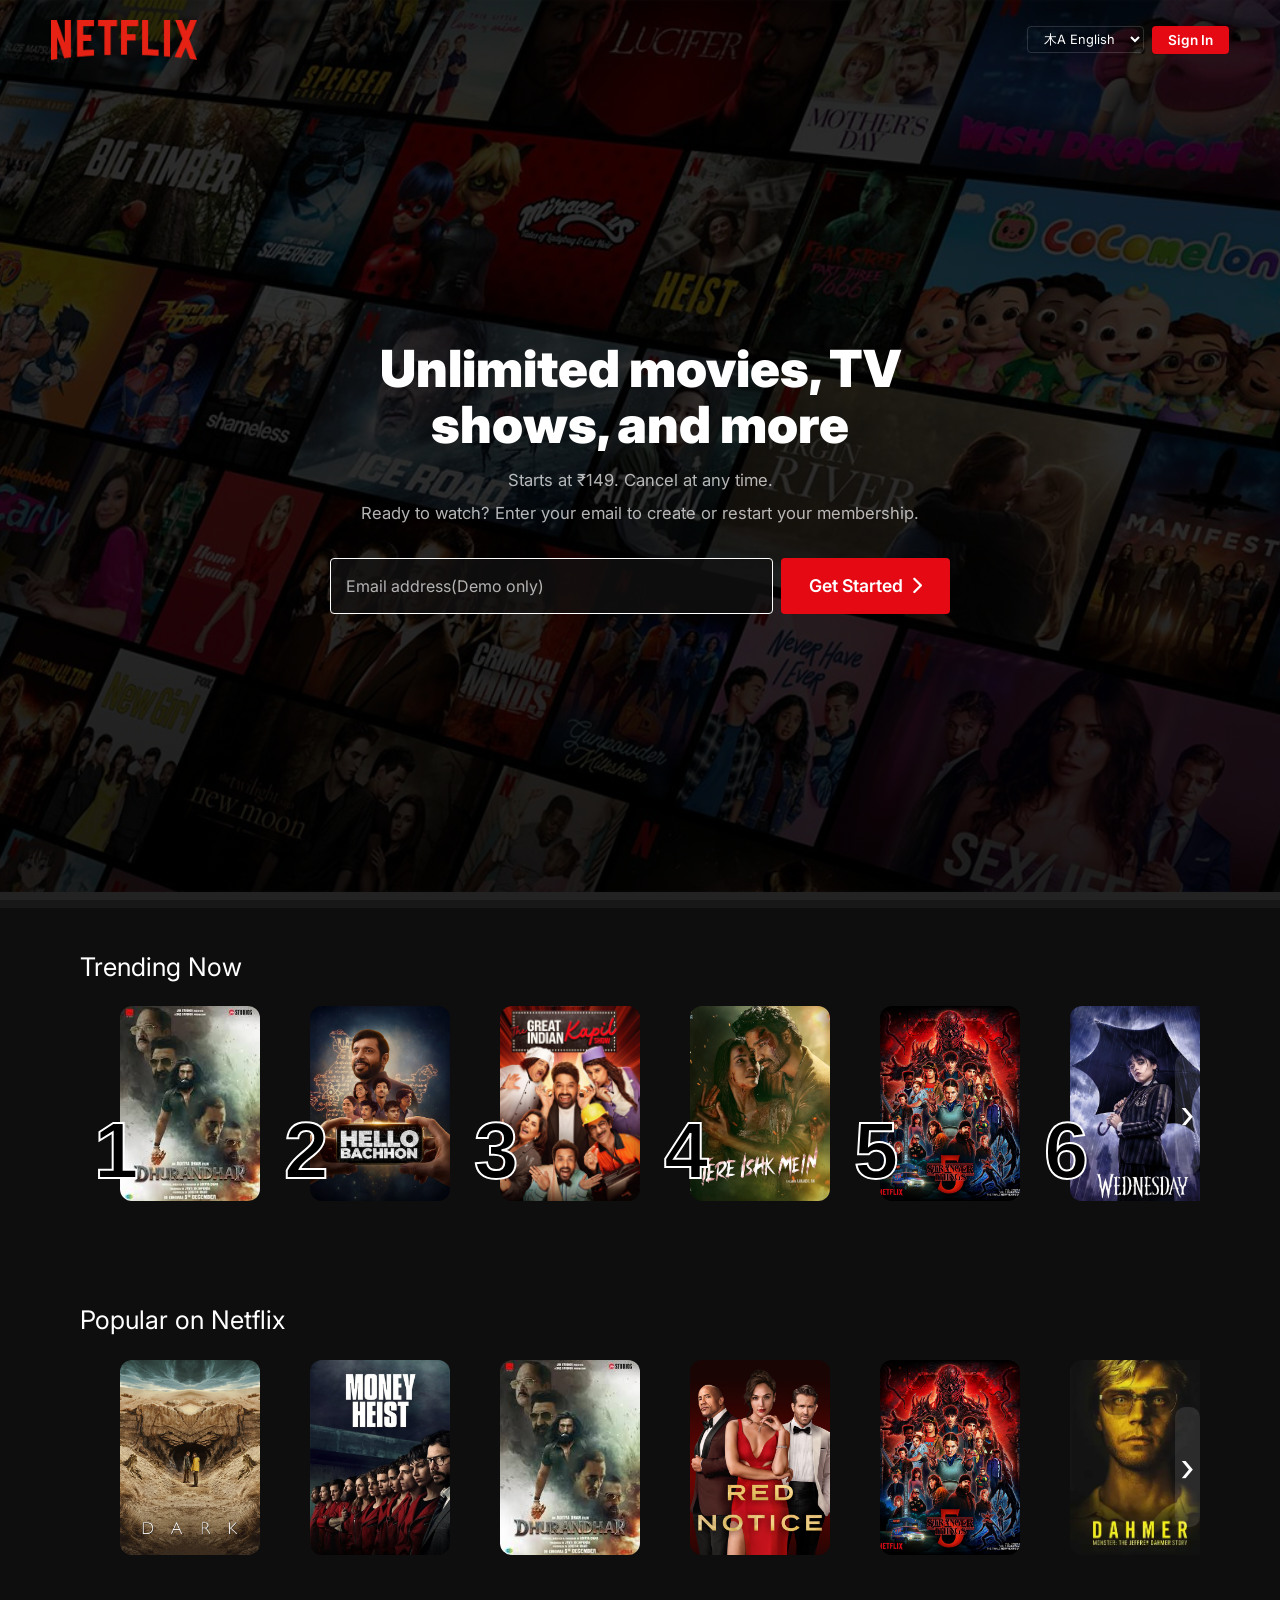
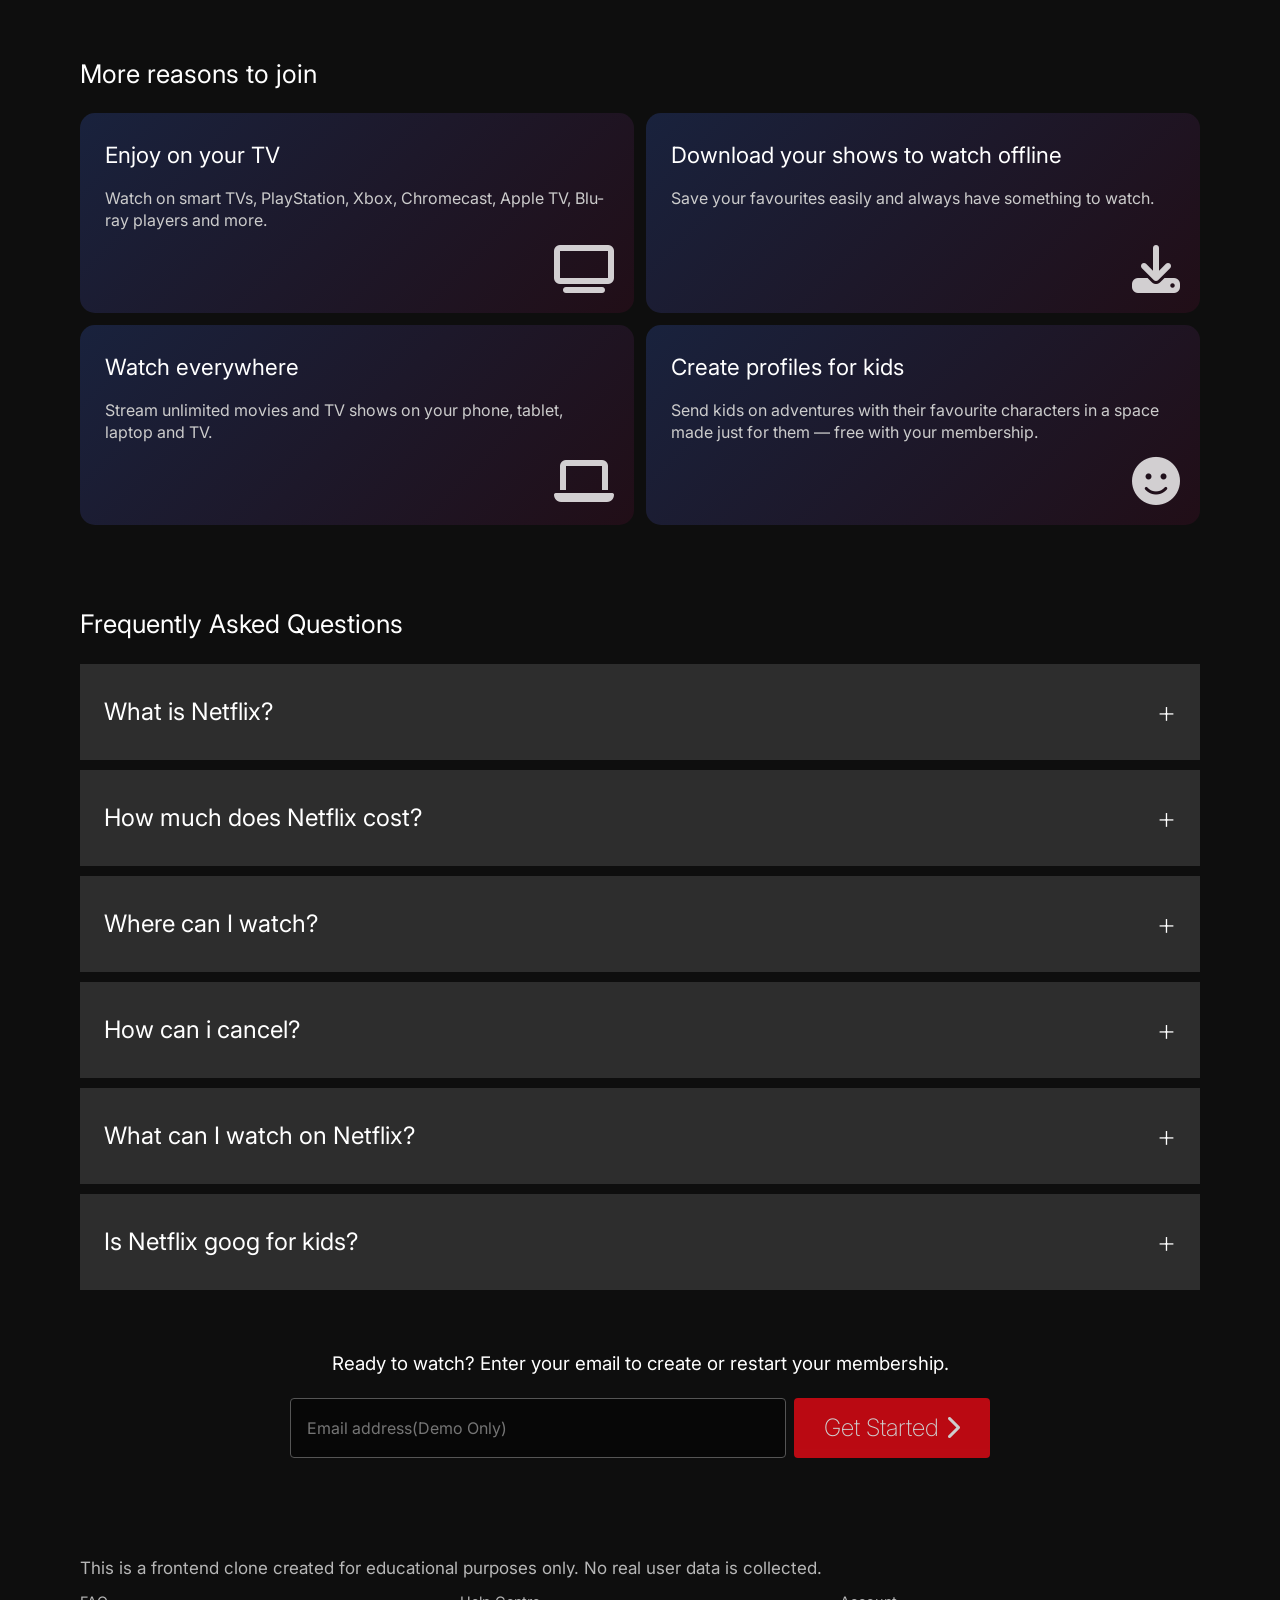
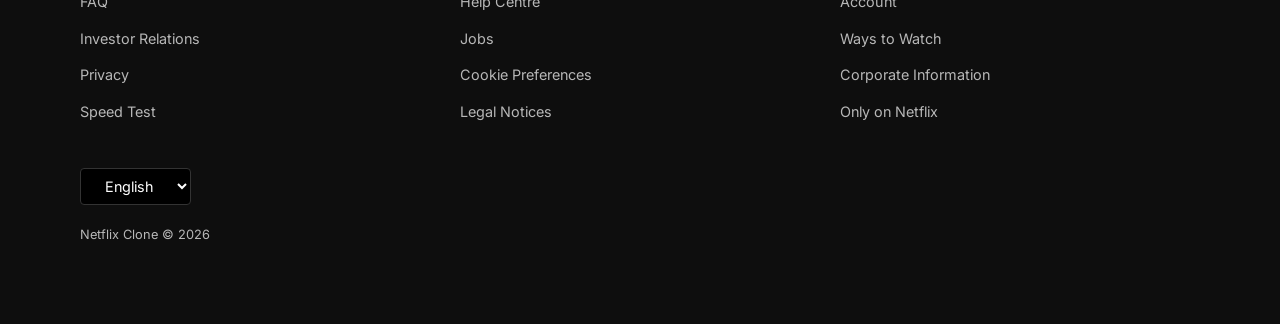
<file: Netflix_Clone - Copy/index.html>
<!DOCTYPE html>
<html lang="en">
<head>
  <meta charset="UTF-8">
  <meta name="viewport" content="width=device-width, initial-scale=1.0">
  <meta name="description" content="Netflix Clone – Unlimited movies, TV shows, and more. Stream anytime, anywhere.">
  <title>Clone India – Watch TV Shows Online, Watch Movies Online</title>
  <link rel="stylesheet" href="css/global.css">
  <link rel="stylesheet" href="css/landing.css">
  <link rel="stylesheet" href="https://cdnjs.cloudflare.com/ajax/libs/font-awesome/6.5.1/css/all.min.css">
</head>
<body>

  <!-- ═══ HEADER / HERO ═══ -->
  <header class="hero" id="hero">
    <nav class="nav" id="main-nav">
      <a href="index.html" class="nav__logo" aria-label="Netflix Home">
        <img src="Images/Netflix-Logo.png" alt="Netflix" width="140" height="40">
      </a>
      <div class="nav__actions">
        <select class="lang-select" aria-label="Select language">
          <option value="" disabled selected hidden>木A English</option>
          <option value="en"> English</option>
          <option value="hi"> हिन्दी</option>
        </select>
        <a href="signup.html" class="btn btn--primary btn--sm">Sign In</a>
      </div>
    </nav>

    <div class="hero__content">
      <h1 class="hero__title">Unlimited movies, TV shows, and more</h1>
      <p class="hero__sub">Starts at ₹149. Cancel at any time.</p>
      <p class="hero__sub">Ready to watch? Enter your email to create or restart your membership.</p>
      <form class="hero__form" id="hero-form" novalidate>
        <div class="form-group form-group--inline">
          <input type="email" id="hero-email" class="form-input" placeholder=" " required>
          <label for="hero-email" class="form-label">Email address(Demo only)</label>
        </div>
        <button type="submit" class="btn btn--primary btn--lg">Get Started <i class="fa-solid fa-chevron-right"></i></button>
      </form>
      <span class="form-error" id="hero-error"></span>
    </div>
  </header>

  <!-- ═══ MAIN ═══ -->
  <main>

    <!-- Separation -->
    <div class="divider"></div>

    <!-- trending now -->
     <section class="row">
        <h2 class="row-title">Trending Now</h2>
        <div class="slider-wrapper">
            <button class="handle left-handler">‹</button>
            <div class="posters" id="trending-sliders">
                <div class="poster"><img src="Images/trending image/dhurander img.jpg" alt="movies"><span
                        class="rank">1</span></div>
                <div class="poster"><img src="Images/trending image/hello baccho img.jpg" alt="movies"><span
                        class="rank">2</span></div>
                <div class="poster"><img src="Images/trending image/kapil sharma show img.jpg" alt="movies"><span
                        class="rank">3</span></div>
                <div class="poster"><img src="Images/trending image/tere ishq mein img.jpg" alt="movies"><span
                        class="rank">4</span></div>
                <div class="poster"><img src="Images/trending image/stranger thing img.jpeg" alt="movies"><span
                        class="rank">5</span></div>
                <div class="poster"><img src="Images/trending image/Wednesday img.jpg" alt="movies"><span
                        class="rank">6</span></div>
                <div class="poster"><img src="Images/trending image/frankenstein img.jpg" alt="movies"><span
                        class="rank">7</span></div>
                <div class="poster"><img src="Images/trending image/mandala murders img.webp" alt="movies"><span
                        class="rank">8</span></div>
                <div class="poster"><img src="Images/trending image/raat akeli hai img.webp" alt="movies"><span
                        class="rank">9</span></div>
                <div class="poster"><img src="Images/trending image/bridgeton img.jpg" alt="movies"><span
                        class="rank">10</span></div>
            </div>
            <button class="handle right-handler">›</button>
        </div>
    </section>

    <section class="row-popular">
        <h2 class="row-title">Popular on Netflix</h2>
        <div class="slider-wrapper">
            <button class="handle left-handler">‹</button>
        <div class="posters">
            <div class="poster"><img src="Images/popular image/DARK.jpg" alt="movies"></div>
            <div class="poster"><img src="Images/popular image/la-casa-de-papel.jpg" alt="movies"></div>
            <div class="poster"><img src="Images/popular image/dhurander img.jpg" alt="movies"></div>
            <div class="poster"><img src="Images/popular image/red-notice.jpg" alt="movies"></div>
            <div class="poster"><img src="Images/popular image/stranger thing img.jpeg" alt="movies"></div>
            <div class="poster"><img src="Images/popular image/Dahmar img.webp" alt="movies"></div>
            <div class="poster"><img src="Images/popular image/Extraction img.jpg" alt="movies"></div>
            <div class="poster"><img src="Images/popular image/Sacred games img.webp" alt="movies"></div>
            <div class="poster"><img src="Images/popular image/adolescence img.jpg" alt="movies"></div>
            <div class="poster"><img src="Images/popular image/Wednesday img.jpg" alt="movies"></div>
        </div>
            <button class="handle right-handler">›</button>
        </div>
    </section>

<!-- more reason section -->
  <section class="more-reasons">
        <h2 class="section-title">More reasons to join</h2>
        <div class="reason-grid">
            <div class="reason-card">
                <h3>Enjoy on your TV</h3>
                <p>Watch on smart TVs, PlayStation, Xbox, Chromecast, Apple TV, Blu-ray players and more.</p>
                <div class="icon-wrapper">
                  <i class="fa-solid fa-tv feature__icon"></i>
                </div>
            </div>
            <div class="reason-card">
                <h3>Download your shows to watch offline</h3>
                <p>Save your favourites easily and always have something to watch.</p>
                <div class="icon-wrapper">
                  <i class="fa-solid fa-download feature__icon"></i>
                 </div>
            </div>
            <div class="reason-card">
                <h3>Watch everywhere</h3>
                <p>Stream unlimited movies and TV shows on your phone, tablet, laptop and TV.</p>
                <div class="icon-wrapper">
                  <i class="fa-solid fa-laptop feature__icon"></i>
                </div>
            </div>
            <div class="reason-card">
                <h3>Create profiles for kids</h3>
                <p>Send kids on adventures with their favourite characters in a space made just for them — free with
                    your membership.</p>
                    <div class="icon-wrapper">
                      <i class="fa-solid fa-face-smile feature__icon"></i>
                    </div>
                </div>
            </div>
    </section>

   

    <!-- FAQ -->
     <section class="faq" id="faq">
        <h2 class="faq-title">Frequently Asked Questions</h2>
        <ul class="accordion">
            <li>
                <button class="accordion-question">What is Netflix? <span>+</span></button>
                <div class="accordion-answer">
                    <p>Netflix is a streaming service that offers a wide variety of award-winning TV shows, movies,
                        anime, documentaries and more – on thousands of internet-connected devices.</p>
                </div>
            </li>
            <li>
                <button class="accordion-question">How much does Netflix cost? <span>+</span></button>
                <div class="accordion-answer">
                    <p>Watch Netflix on your smartphone, tablet, Smart TV, laptop, or streaming device, all for one
                        fixed monthly fee. Plans range from ₹149 to ₹649 a month. No extra costs, no contracts.</p>
                </div>
            </li>
            <li>
                <button class="accordion-question">Where can I watch? <span>+</span></button>
                <div class="accordion-answer">
                    <p>Watch anywhere, anytime. Sign in with your Netflix account to watch instantly on the web at
                        netflix.com from your personal computer or on any internet-connected device.</p>
                </div>
            </li>
            <li>
                <button class="accordion-question">How can i cancel? <span>+</span></button>
                <div class="accordion-answer">
                    <p>Netflix is flexible. You can easily cancel your account online in two clicks. There are no
                        cancellation fees – start or stop your account anytime.
            </li>
            <li>
                <button class="accordion-question">What can I watch on Netflix? <span>+</span></button>
                <div class="accordion-answer">
                    <p>Netflix has an extensive library of feature films, documentaries, shows, anime, award-winning
                        Netflix originals, and more. Watch as much as you want, anytime you want.</p>
                </div>
            </li>
            <li>
                <button class="accordion-question">Is Netflix goog for kids? <span>+</span></button>
                <div class="accordion-answer">
                    <p>The Netflix Kids experience is included in your membership to give parents control while kids
                        enjoy family-friendly TV shows and films in their own space.</br>
                        Kids profiles come with PIN-protected parental controls that let you restrict the maturity
                        rating of content kids can watch and block specific titles you don’t want kids to see.</p>
                </div>
            </li>
        </ul>
        <div class="faq-email-container">
            <h3>Ready to watch? Enter your email to create or restart your membership.</h3>
            <form class="hero-form" id="faq-form" novalidate>
                <input type="email" id="faq-email" class="email" placeholder="Email address(Demo Only) "   required>
                <!-- <label for="faq-email" class="form-label">Email address</label> -->
                <button type="submit" class="get-start">Get Started <i class="fa-solid fa-chevron-right"></i></button>
            </form>
            <span class="form-error" id="faq-error"></span>
        </div>
    </section>

  </main>

  <!-- ═══ FOOTER ═══ -->
  <footer class="footer">
    <p style="font-size: 17px;">This is a frontend clone created for educational purposes only. 
No real user data is collected.</p>
        <div class="footer-grid">
            <ul class="footer-col">
                <li><a href="#faq">FAQ</a></li>
                <li><a href="#">Investor Relations</a></li>
                <li><a href="#">Privacy</a></li>
                <li><a href="#">Speed Test</a></li>
            </ul>
            <ul class="footer-col">
                <li><a href="#">Help Centre</a></li>
                <li><a href="#">Jobs</a></li>
                <li><a href="#">Cookie Preferences</a></li>
                <li><a href="#">Legal Notices</a></li>
            </ul>
            <ul class="footer-col">
                <li><a href="#">Account</a></li>
                <li><a href="#">Ways to Watch</a></li>
                <li><a href="#">Corporate Information</a></li>
                <li><a href="#">Only on Netflix</a></li>
            </ul>
        </div>

        <div class="footer__lang">
    <select aria-label="Language">
      <option>English</option>
      <option>हिन्दी</option>
    </select>
  </div>

        <p class="footer-country">Netflix Clone © 2026</p>
    </footer>
  
  
  <script src="js/utils.js"></script>
  <script src="js/landing.js"></script>
</body>
</html>
</file>
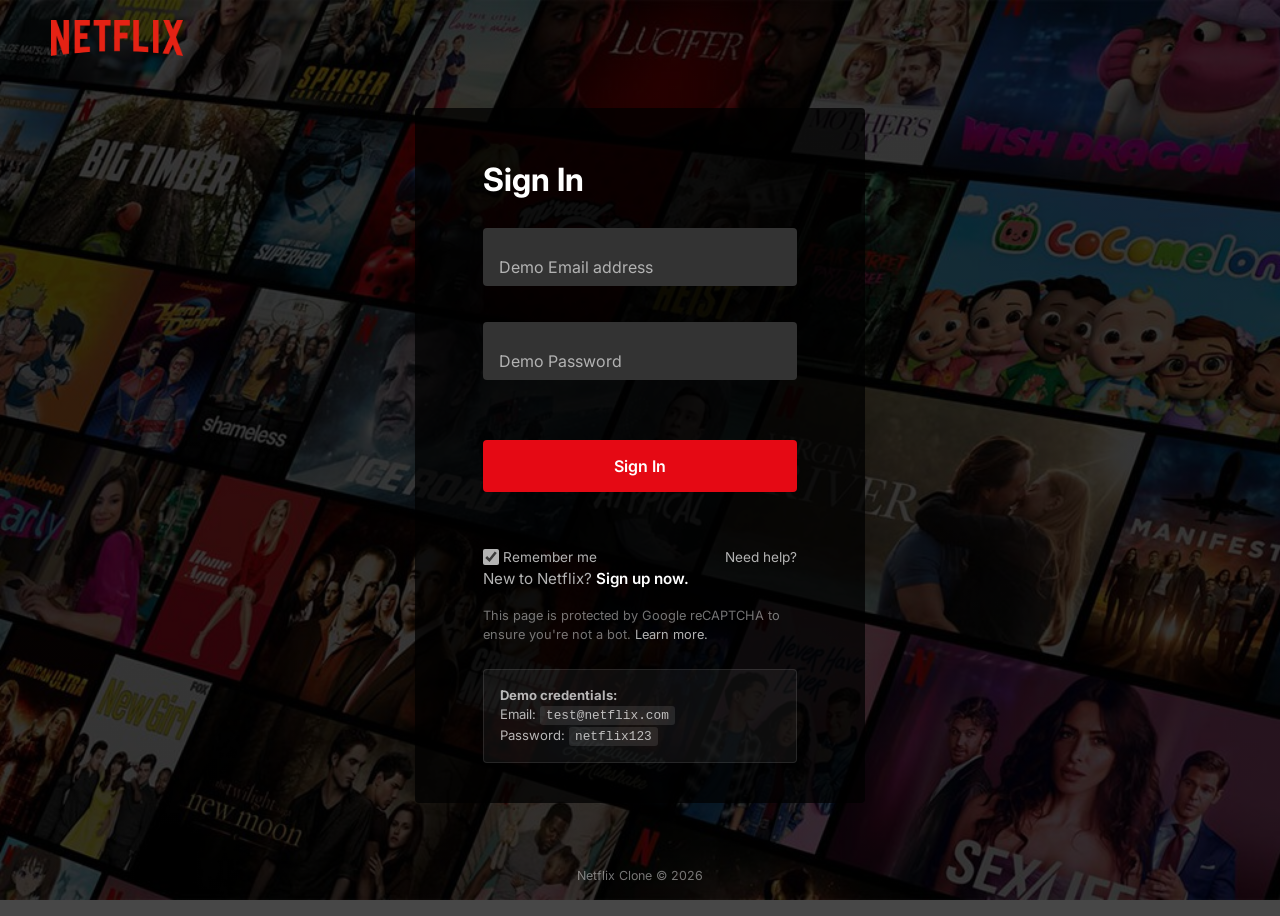
<file: Netflix_Clone - Copy/browse.html>
<!DOCTYPE html>
<html lang="en">

<head>
  <meta charset="UTF-8">
  <meta name="viewport" content="width=device-width, initial-scale=1.0">
  <title>Clone – Home</title>
  <link rel="stylesheet" href="css/global.css">
  <link rel="stylesheet" href="css/browse.css">
  <link rel="stylesheet" href="https://cdnjs.cloudflare.com/ajax/libs/font-awesome/6.5.1/css/all.min.css">
</head>

<body>

  <!-- ═══ NAVBAR ═══ -->
  <nav class="browse-nav" id="browse-nav">
    <div class="browse-nav__left">
      <a href="browse.html" class="browse-nav__logo" aria-label="Netflix Home">
        <img src="Images/Netflix-Logo.png" alt="Netflix" width="120" height="35">
      </a>
      <ul class="browse-nav__links" id="nav-links">
        <li><a href="browse.html" class="active">Home</a></li>
        <li><a href="shows.html">TV Shows</a></li>
        <li><a href="movies.html">Movies</a></li>
        <li><a href="new_popular.html">New &amp; Popular</a></li>
        <li><a href="list.html">My List</a></li>
      </ul>
      <button class="browse-nav__mobile-menu" id="mobile-menu-btn" aria-label="Menu">
        <i class="fa-solid fa-bars"></i>
      </button>
    </div>
    <div class="browse-nav__right">
      <div class="search-container" id="search-container">
        <button class="browse-nav__icon" id="search-btn" aria-label="Search">
          <i class="fa-solid fa-magnifying-glass"></i>
        </button>
        <input type="text" class="search-input" id="search-input" placeholder="Titles, people, genres">
      </div>
      <button class="browse-nav__icon" aria-label="Notifications">
        <i class="fa-solid fa-bell"></i>
      </button>
      <div class="profile" id="profile-toggle">
        <img src="https://upload.wikimedia.org/wikipedia/commons/0/0b/Netflix-avatar.png" alt="Profile"
          class="profile__avatar">
        <i class="fa-solid fa-caret-down profile__caret"></i>
        <div class="profile__dropdown" id="profile-dropdown">
          <p class="profile__name" id="profile-name">User</p>
          <hr>
          <button id="logout-btn" class="profile__logout">
            <i class="fa-solid fa-right-from-bracket"></i> Sign Out
          </button>
        </div>
      </div>
    </div>
  </nav>

  <!-- Mobile nav overlay -->
  <div class="mobile-nav-overlay" id="mobile-nav-overlay">
    <ul id="mobile-nav-links">
      <li><a href="browse.html">Home</a></li>
      <li><a href="shows.html">TV Shows</a></li>
      <li><a href="movies.html">Movies</a></li>
      <li><a href="new_popular.html">New &amp; Popular</a></li>
      <li><a href="list.html">My List</a></li>
    </ul>
  </div>

  <!-- ═══ BILLBOARD / HERO ═══ -->
  <header class="billboard" id="billboard">
    <div class="billboard__bg" id="billboard-bg"></div>
    <div class="billboard__gradient"></div>
    <div class="billboard__content">
      <h1 class="billboard__title" id="billboard-title"></h1>
      <p class="billboard__desc" id="billboard-desc"></p>
      <div class="billboard__actions">
        <button class="btn btn--white btn--lg" id="billboard-play">
          <i class="fa-solid fa-play"></i> Play
        </button>
        <button class="btn btn--dark btn--lg" id="billboard-info">
          <i class="fa-solid fa-circle-info"></i> More Info
        </button>
      </div>
    </div>
  </header>

  <!-- ═══ CONTENT ROWS ═══ -->
  <main class="browse-main" id="browse-rows">
    <!-- Dynamically rendered by browse.js -->
  </main>

  <!-- ═══ MOVIE DETAIL MODAL ═══ -->
  <div class="modal-overlay" id="modal-overlay">
    <div class="modal" id="modal">
      <button class="modal__close" id="modal-close" aria-label="Close">
        <i class="fa-solid fa-xmark"></i>
      </button>

      <!-- Video Player -->
      <div class="modal__player" id="modal-player-container">
        <video class="modal__video" id="modal-video" controls preload="metadata">
          Your browser does not support the video tag.
        </video>
        <div class="modal__player-overlay" id="player-overlay">
          <button class="modal__play-big" id="modal-play-big" aria-label="Play">
            <i class="fa-solid fa-play"></i>
          </button>
        </div>
      </div>

      <!-- Action Bar -->
      <div class="modal__actions" id="modal-actions">
        <button class="modal__action-btn modal__action-btn--play" id="modal-action-play">
          <i class="fa-solid fa-play"></i> Play
        </button>
        <div class="modal__action-right">
          <button class="modal__action-btn" id="modal-action-add" aria-label="Add to list">
            <i class="fa-solid fa-plus" id="modal-add-icon"></i>
          </button>
          <button class="modal__action-btn" id="modal-action-like" aria-label="Like">
            <i class="fa-regular fa-thumbs-up" id="modal-like-icon"></i>
          </button>
          <button class="modal__action-btn" id="modal-action-dislike" aria-label="Dislike">
            <i class="fa-regular fa-thumbs-down" id="modal-dislike-icon"></i>
          </button>
        </div>
      </div>

      <!-- Info -->
      <div class="modal__info">
        <div class="modal__meta">
          <span class="modal__match" id="modal-match">98% Match</span>
          <span class="modal__year" id="modal-year"></span>
          <span class="modal__rating-badge" id="modal-rating"></span>
          <span class="modal__duration" id="modal-duration"></span>
          <span class="modal__hd">HD</span>
        </div>
        <p class="modal__desc" id="modal-desc"></p>
        <div class="modal__genres" id="modal-genres"></div>
      </div>
    </div>
  </div>


  <!-- ═══ FOOTER ═══ -->
  <footer class="browse-footer">
    <p>This is a frontend clone created for educational purposes only. No real user data is collected.</p>
    <div class="browse-footer__social">
      <a href="#" aria-label="Facebook"><i class="fa-brands fa-facebook-f"></i></a>
      <a href="#" aria-label="Instagram"><i class="fa-brands fa-instagram"></i></a>
      <a href="#" aria-label="Twitter"><i class="fa-brands fa-twitter"></i></a>
      <a href="#" aria-label="YouTube"><i class="fa-brands fa-youtube"></i></a>
    </div>
    <div class="browse-footer__grid">
      <ul>
        <li><a href="#">Audio Description</a></li>
        <li><a href="#">Investor Relations</a></li>
        <li><a href="#">Legal Notices</a></li>
      </ul>
      <ul>
        <li><a href="#">Help Centre</a></li>
        <li><a href="#">Jobs</a></li>
        <li><a href="#">Cookie Preferences</a></li>
      </ul>
      <ul>
        <li><a href="#">Gift Cards</a></li>
        <li><a href="#">Terms of Use</a></li>
        <li><a href="#">Corporate Information</a></li>
      </ul>
      <ul>
        <li><a href="#">Media Centre</a></li>
        <li><a href="#">Privacy</a></li>
        <li><a href="#">Contact Us</a></li>
      </ul>
    </div>
    <p class="browse-footer__copy">Netflix Clone &copy; 2026</p>
  </footer>

  <!-- Scripts -->
  <script src="js/utils.js"></script>
  <script src="js/data.js"></script>
  <script src="js/users.js"></script>
  <script src="js/auth.js"></script>
  <script src="js/browse.js"></script>
</body>

</html>
</file>
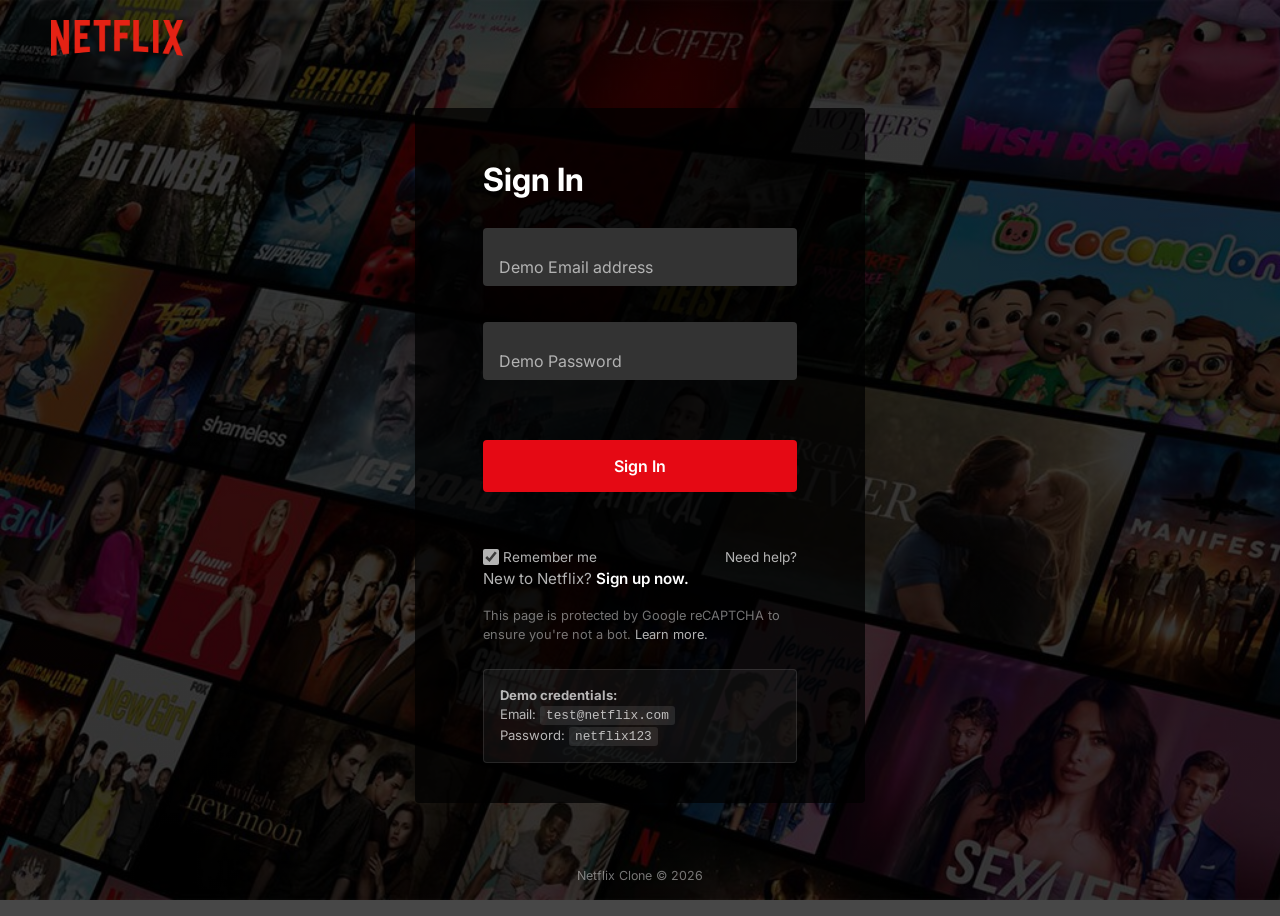
<file: Netflix_Clone - Copy/list.html>
<!DOCTYPE html>
<html lang="en">
<head>
  <meta charset="UTF-8">
  <meta name="viewport" content="width=device-width, initial-scale=1.0">
  <title>Clone – Home</title>
  <link rel="stylesheet" href="css/global.css">
  <link rel="stylesheet" href="css/browse.css">
  <link rel="stylesheet" href="https://cdnjs.cloudflare.com/ajax/libs/font-awesome/6.5.1/css/all.min.css">
</head>
<body style="background-color: #181818;">

  <!-- ═══ NAVBAR ═══ -->
  <nav class="browse-nav" id="browse-nav">
    <div class="browse-nav__left">
      <a href="browse.html" class="browse-nav__logo" aria-label="Netflix Home">
        <img src="Images/Netflix-Logo.png" alt="Netflix" width="120" height="35">
      </a>
      <ul class="browse-nav__links" id="nav-links">
        <li><a href="browse.html" >Home</a></li>
        <li><a href="shows.html">TV Shows</a></li>
        <li><a href="movies.html">Movies</a></li>
        <li><a href="new_popular.html">New &amp; Popular</a></li>
        <li><a href="list.html" class="active">My List</a></li>
      </ul>
      <button class="browse-nav__mobile-menu" id="mobile-menu-btn" aria-label="Menu">
        <i class="fa-solid fa-bars"></i>
      </button>
    </div>
    <div class="browse-nav__right">
      <div class="search-container" id="search-container">
        <button class="browse-nav__icon" id="search-btn" aria-label="Search">
            <i class="fa-solid fa-magnifying-glass"></i>
        </button>
        <input type="text" class="search-input" id="search-input" placeholder="Titles, people, genres">
        </div>
      <button class="browse-nav__icon" aria-label="Notifications">
        <i class="fa-solid fa-bell"></i>
      </button>
      <div class="profile" id="profile-toggle">
        <img src="https://upload.wikimedia.org/wikipedia/commons/0/0b/Netflix-avatar.png"
             alt="Profile" class="profile__avatar">
        <i class="fa-solid fa-caret-down profile__caret"></i>
        <div class="profile__dropdown" id="profile-dropdown">
          <p class="profile__name" id="profile-name">User</p>
          <hr>
          <button id="logout-btn" class="profile__logout">
            <i class="fa-solid fa-right-from-bracket"></i> Sign Out
          </button>
        </div>
      </div>
    </div>
  </nav>

  <!-- Mobile nav overlay -->
  <div class="mobile-nav-overlay" id="mobile-nav-overlay">
    <ul id="mobile-nav-links">
      <li><a href="browse.html">Home</a></li>
      <li><a href="shows.html">TV Shows</a></li>
      <li><a href="movies.html">Movies</a></li>
      <li><a href="new_popular.html">New &amp; Popular</a></li>
      <li><a href="list.html">My List</a></li>
    </ul>
  </div>
  <header style="padding: 0 var(--page-pad); margin-top: 12vh;">
    <h1 class="title" style="color: #fff; font-size: 2rem; font-weight: 600;">My List</h1>
  </header>
  <main class="browse-main" style="padding: 0 var(--page-pad); margin-top: 2rem; padding-bottom: 5rem;">
    <div id="list-grid" >
      <!-- Populated by JS -->
    </div>
  </main>

  <!-- ═══ MOVIE DETAIL MODAL ═══ -->
  <div class="modal-overlay" id="modal-overlay">
    <div class="modal" id="modal">
      <button class="modal__close" id="modal-close" aria-label="Close">
        <i class="fa-solid fa-xmark"></i>
      </button>

      <!-- Video Player -->
      <div class="modal__player" id="modal-player-container">
        <video class="modal__video" id="modal-video" controls preload="metadata">
          Your browser does not support the video tag.
        </video>
        <div class="modal__player-overlay" id="player-overlay">
          <button class="modal__play-big" id="modal-play-big" aria-label="Play">
            <i class="fa-solid fa-play"></i>
          </button>
        </div>
      </div>
      <!-- <img src="" alt=""> -->

      <!-- Info -->
      <div class="modal__info">
        <div class="modal__meta">
          <span class="modal__match" id="modal-match">98% Match</span>
          <span class="modal__year" id="modal-year"></span>
          <span class="modal__rating-badge" id="modal-rating"></span>
          <span class="modal__duration" id="modal-duration"></span>
          <span class="modal__hd">HD</span>
        </div>
        <p class="modal__desc" id="modal-desc"></p>
        <div class="modal__genres" id="modal-genres"></div>
      </div>
    </div>
  </div>

  <!-- ═══ FOOTER ═══ -->
  <footer class="browse-footer">
    <p>This is a frontend clone created for educational purposes only. No real user data is collected.</p>
    <div class="browse-footer__social">
      <a href="#" aria-label="Facebook"><i class="fa-brands fa-facebook-f"></i></a>
      <a href="#" aria-label="Instagram"><i class="fa-brands fa-instagram"></i></a>
      <a href="#" aria-label="Twitter"><i class="fa-brands fa-twitter"></i></a>
      <a href="#" aria-label="YouTube"><i class="fa-brands fa-youtube"></i></a>
    </div>
    <div class="browse-footer__grid">
      <ul>
        <li><a href="#">Audio Description</a></li>
        <li><a href="#">Investor Relations</a></li>
        <li><a href="#">Legal Notices</a></li>
      </ul>
      <ul>
        <li><a href="#">Help Centre</a></li>
        <li><a href="#">Jobs</a></li>
        <li><a href="#">Cookie Preferences</a></li>
      </ul>
      <ul>
        <li><a href="#">Gift Cards</a></li>
        <li><a href="#">Terms of Use</a></li>
        <li><a href="#">Corporate Information</a></li>
      </ul>
      <ul>
        <li><a href="#">Media Centre</a></li>
        <li><a href="#">Privacy</a></li>
        <li><a href="#">Contact Us</a></li>
      </ul>
    </div>
    <p class="browse-footer__copy">Netflix Clone &copy; 2026</p>
  </footer>

  <!-- Scripts -->
  <script src="js/utils.js"></script>
  <script src="js/data.js"></script>
  <script src="js/users.js"></script>
  <script src="js/auth.js"></script>
  <script src="js/list.js"></script>
</body>
</html>
</file>
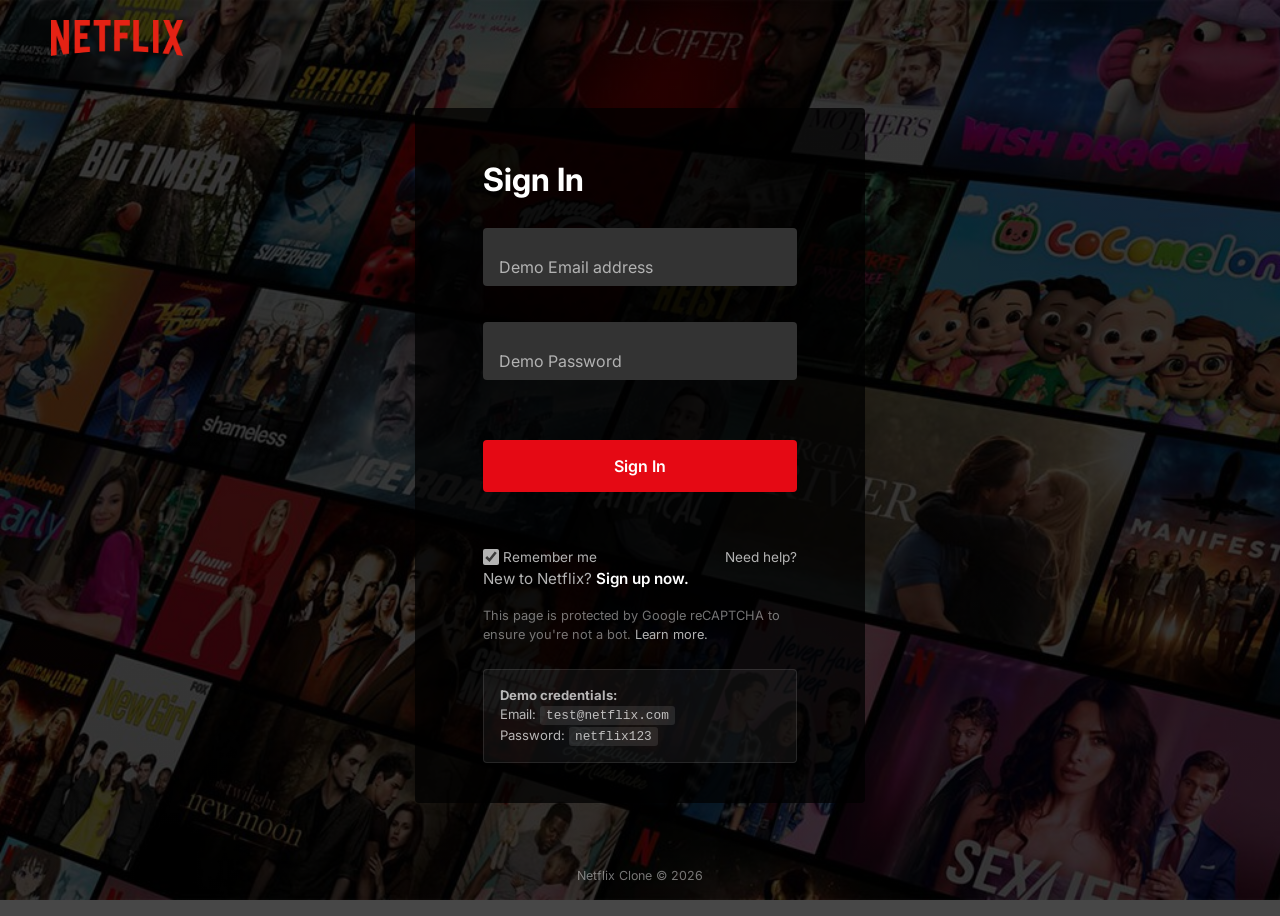
<file: Netflix_Clone - Copy/login.html>
<!DOCTYPE html>
<html lang="en">
<head>
  <meta charset="UTF-8">
  <meta name="viewport" content="width=device-width, initial-scale=1.0">
  <title>Clone – Sign In</title>
  <link rel="stylesheet" href="css/global.css">
  <link rel="stylesheet" href="css/auth.css">
</head>
<body class="auth-page">

  <nav class="auth-nav">
    <a href="index.html" aria-label="Netflix Home">
        <img src="Images/Netflix-Logo.png" alt="Netflix" width="120" height="35">
    </a>
  </nav>

  <main class="auth-main">
    <div class="auth-card">
      <h1>Sign In</h1>

      <form id="login-form" novalidate>
        <div class="form-group">
          <input type="email" id="login-email" class="form-input" placeholder=" " required autocomplete="email">
          <label for="login-email" class="form-label">Demo Email address</label>
          <span class="form-error" id="email-error"></span>
        </div>

        <div class="form-group">
          <input type="password" id="login-password" class="form-input" placeholder=" " required autocomplete="current-password">
          <label for="login-password" class="form-label">Demo Password</label>
          <span class="form-error" id="password-error"></span>
        </div>

        <button type="submit" class="btn btn--primary btn--xl auth-submit">Sign In</button>

        <span class="form-error form-error--global" id="global-error"></span>

        <div class="auth-options">
          <label class="auth-remember">
            <input type="checkbox" checked> Remember me
          </label>
          <a href="#" class="auth-link">Need help?</a>
        </div>
      </form>

      <div class="auth-footer">
        <p>New to Netflix? <a href="signup.html" class="auth-link auth-link--bold">Sign up now.</a></p>
        <p class="auth-disclaimer">This page is protected by Google reCAPTCHA to ensure you're not a bot. <a href="#" class="auth-link">Learn more.</a></p>
      </div>

      <div class="auth-demo">
        <p><strong>Demo credentials:</strong></p>
        <p>Email: <code>test@netflix.com</code></p>
        <p>Password: <code>netflix123</code></p>
      </div>
    </div>
  </main>

  <footer class="auth-page-footer">
    <p>Netflix Clone &copy; 2026</p>
  </footer>

  <script src="js/utils.js"></script>
  <script src="js/users.js"></script>
  <script src="js/auth.js"></script>
  <script>
    ;(() => {
      'use strict';
      const form = $('#login-form');
      const emailInput = $('#login-email');
      const passInput  = $('#login-password');
      const emailErr   = $('#email-error');
      const passErr    = $('#password-error');
      const globalErr  = $('#global-error');

      form.addEventListener('submit', e => {
        e.preventDefault();
        emailErr.textContent = '';
        passErr.textContent = '';
        globalErr.textContent = '';

        const result = handleLogin(emailInput.value, passInput.value);

        if (!result.success) {
          globalErr.textContent = result.message;
          return;
        }

        showToast(result.message, 'success');
        setTimeout(() => window.location.replace('browse.html'), 600);
      });

      // If already logged in, redirect
      if (isLoggedIn()) window.location.replace('browse.html');
    })();
  </script>
</body>
</html>
</file>
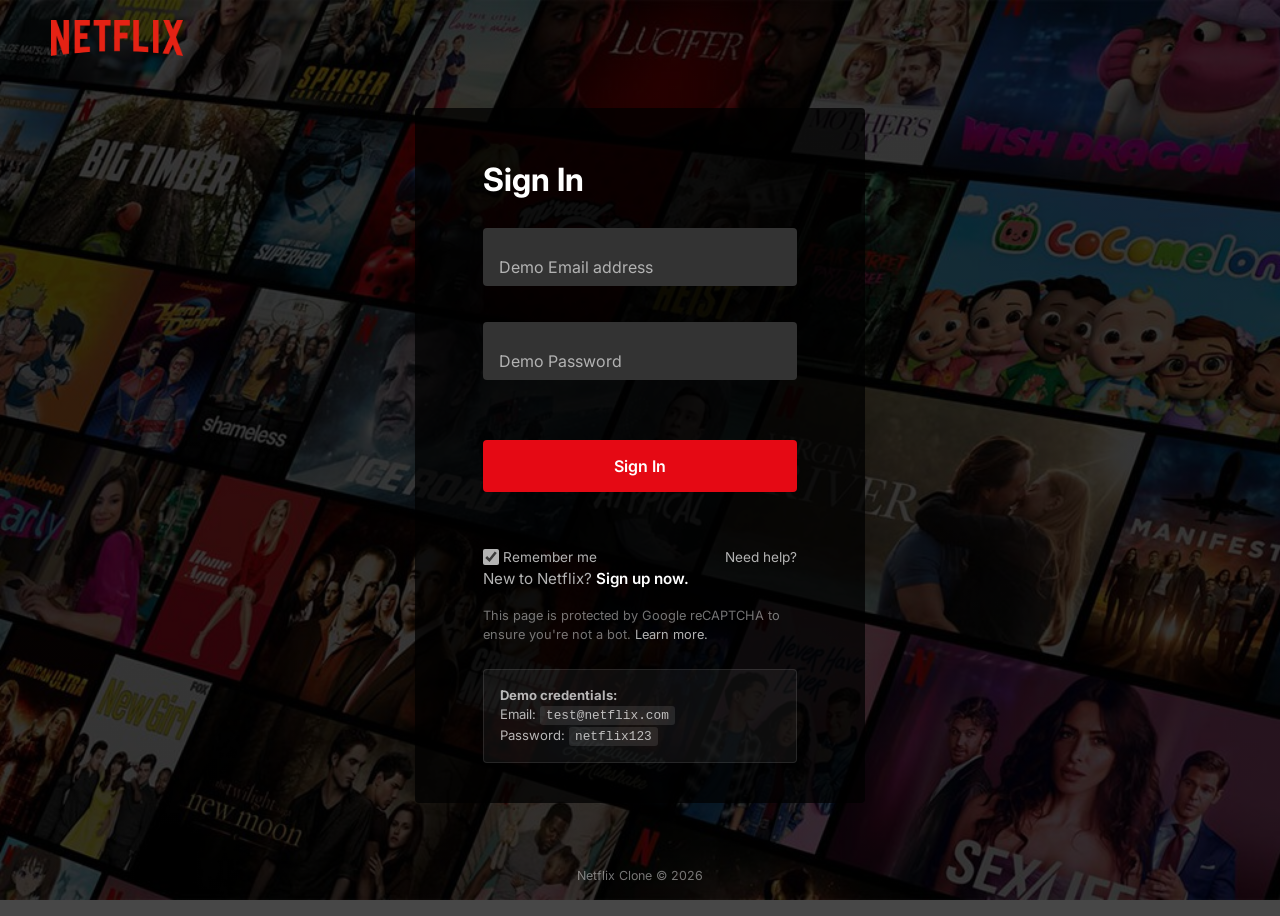
<file: Netflix_Clone - Copy/movies.html>
<!DOCTYPE html>
<html lang="en">

<head>
  <meta charset="UTF-8">
  <meta name="viewport" content="width=device-width, initial-scale=1.0">
  <title>Clone – Movies</title>
  <link rel="stylesheet" href="css/global.css">
  <link rel="stylesheet" href="css/browse.css">
  <link rel="stylesheet" href="https://cdnjs.cloudflare.com/ajax/libs/font-awesome/6.5.1/css/all.min.css">
</head>

<body>

  <!-- ═══ NAVBAR ═══ -->
  <nav class="browse-nav" id="browse-nav">
    <div class="browse-nav__left">
      <a href="browse.html" class="browse-nav__logo" aria-label="Netflix Home">
        <img src="Images/Netflix-Logo.png" alt="Netflix" width="120" height="35">
      </a>
      <ul class="browse-nav__links" id="nav-links">
        <li><a href="browse.html">Home</a></li>
        <li><a href="shows.html">TV Shows</a></li>
        <li><a href="movies.html" class="active">Movies</a></li>
        <li><a href="new_popular.html">New &amp; Popular</a></li>
        <li><a href="list.html">My List</a></li>
      </ul>
      <button class="browse-nav__mobile-menu" id="mobile-menu-btn" aria-label="Menu">
        <i class="fa-solid fa-bars"></i>
      </button>
    </div>
    <div class="browse-nav__right">
      <div class="search-container" id="search-container">
        <button class="browse-nav__icon" id="search-btn" aria-label="Search">
          <i class="fa-solid fa-magnifying-glass"></i>
        </button>
        <input type="text" class="search-input" id="search-input" placeholder="Titles, people, genres">
      </div>
      <button class="browse-nav__icon" aria-label="Notifications">
        <i class="fa-solid fa-bell"></i>
      </button>
      <div class="profile" id="profile-toggle">
        <img src="https://upload.wikimedia.org/wikipedia/commons/0/0b/Netflix-avatar.png" alt="Profile"
          class="profile__avatar">
        <i class="fa-solid fa-caret-down profile__caret"></i>
        <div class="profile__dropdown" id="profile-dropdown">
          <p class="profile__name" id="profile-name">User</p>
          <hr>
          <button id="logout-btn" class="profile__logout">
            <i class="fa-solid fa-right-from-bracket"></i> Sign Out
          </button>
        </div>
      </div>
    </div>
  </nav>

  <!-- Mobile nav overlay -->
  <div class="mobile-nav-overlay" id="mobile-nav-overlay">
    <ul id="mobile-nav-links">
      <li><a href="browse.html">Home</a></li>
      <li><a href="shows.html">TV Shows</a></li>
      <li><a href="movies.html">Movies</a></li>
      <li><a href="new_popular.html">New &amp; Popular</a></li>
      <li><a href="list.html">My List</a></li>
    </ul>
  </div>

  <!-- ═══ BILLBOARD / HERO ═══ -->
  <header class="billboard" id="billboard">
    <div class="billboard__bg" id="billboard-bg"></div>
    <div class="billboard__gradient"></div>
    <div class="billboard__content">
      <h1 class="billboard__heading">Movies</h1>
      <h1 class="billboard__title" id="billboard-title"></h1>
      <p class="billboard__desc" id="billboard-desc"></p>
      <div class="billboard__actions">
        <button class="btn btn--white btn--lg" id="billboard-play">
          <i class="fa-solid fa-play"></i> Play
        </button>
        <button class="btn btn--dark btn--lg" id="billboard-info">
          <i class="fa-solid fa-circle-info"></i> More Info
        </button>
      </div>
    </div>
  </header>

  <!-- ═══ CONTENT ROWS ═══ -->
  <main class="browse-main" id="browse-rows">
    <!-- Dynamically rendered by browse.js -->
  </main>

  <!-- ═══ MOVIE DETAIL MODAL ═══ -->
  <div class="modal-overlay" id="modal-overlay">
    <div class="modal" id="modal">
      <button class="modal__close" id="modal-close" aria-label="Close">
        <i class="fa-solid fa-xmark"></i>
      </button>

      <!-- Video Player -->
      <div class="modal__player" id="modal-player-container">
        <video class="modal__video" id="modal-video" controls preload="metadata">
          Your browser does not support the video tag.
        </video>
        <div class="modal__player-overlay" id="player-overlay">
          <button class="modal__play-big" id="modal-play-big" aria-label="Play">
            <i class="fa-solid fa-play"></i>
          </button>
        </div>
      </div>

      <!-- Action Bar -->
      <div class="modal__actions" id="modal-actions">
        <button class="modal__action-btn modal__action-btn--play" id="modal-action-play">
          <i class="fa-solid fa-play"></i> Play
        </button>
        <div class="modal__action-right">
          <button class="modal__action-btn" id="modal-action-add" aria-label="Add to list">
            <i class="fa-solid fa-plus" id="modal-add-icon"></i>
          </button>
          <button class="modal__action-btn" id="modal-action-like" aria-label="Like">
            <i class="fa-regular fa-thumbs-up" id="modal-like-icon"></i>
          </button>
          <button class="modal__action-btn" id="modal-action-dislike" aria-label="Dislike">
            <i class="fa-regular fa-thumbs-down" id="modal-dislike-icon"></i>
          </button>
        </div>
      </div>

      <!-- Info -->
      <div class="modal__info">
        <div class="modal__meta">
          <span class="modal__match" id="modal-match">98% Match</span>
          <span class="modal__year" id="modal-year"></span>
          <span class="modal__rating-badge" id="modal-rating"></span>
          <span class="modal__duration" id="modal-duration"></span>
          <span class="modal__hd">HD</span>
        </div>
        <p class="modal__desc" id="modal-desc"></p>
        <div class="modal__genres" id="modal-genres"></div>
      </div>
    </div>
  </div>

  <!-- ═══ FOOTER ═══ -->
  <footer class="browse-footer">
    <p>This is a frontend clone created for educational purposes only. No real user data is collected.</p>
    <div class="browse-footer__social">
      <a href="#" aria-label="Facebook"><i class="fa-brands fa-facebook-f"></i></a>
      <a href="#" aria-label="Instagram"><i class="fa-brands fa-instagram"></i></a>
      <a href="#" aria-label="Twitter"><i class="fa-brands fa-twitter"></i></a>
      <a href="#" aria-label="YouTube"><i class="fa-brands fa-youtube"></i></a>
    </div>
    <div class="browse-footer__grid">
      <ul>
        <li><a href="#">Audio Description</a></li>
        <li><a href="#">Investor Relations</a></li>
        <li><a href="#">Legal Notices</a></li>
      </ul>
      <ul>
        <li><a href="#">Help Centre</a></li>
        <li><a href="#">Jobs</a></li>
        <li><a href="#">Cookie Preferences</a></li>
      </ul>
      <ul>
        <li><a href="#">Gift Cards</a></li>
        <li><a href="#">Terms of Use</a></li>
        <li><a href="#">Corporate Information</a></li>
      </ul>
      <ul>
        <li><a href="#">Media Centre</a></li>
        <li><a href="#">Privacy</a></li>
        <li><a href="#">Contact Us</a></li>
      </ul>
    </div>
    <p class="browse-footer__copy">Netflix Clone &copy; 2026</p>
  </footer>

  <!-- Scripts -->
  <script src="js/utils.js"></script>
  <script src="js/moviedata.js"></script>
  <script src="js/users.js"></script>
  <script src="js/auth.js"></script>
  <script src="js/browse.js"></script>
</body>

</html>
</file>
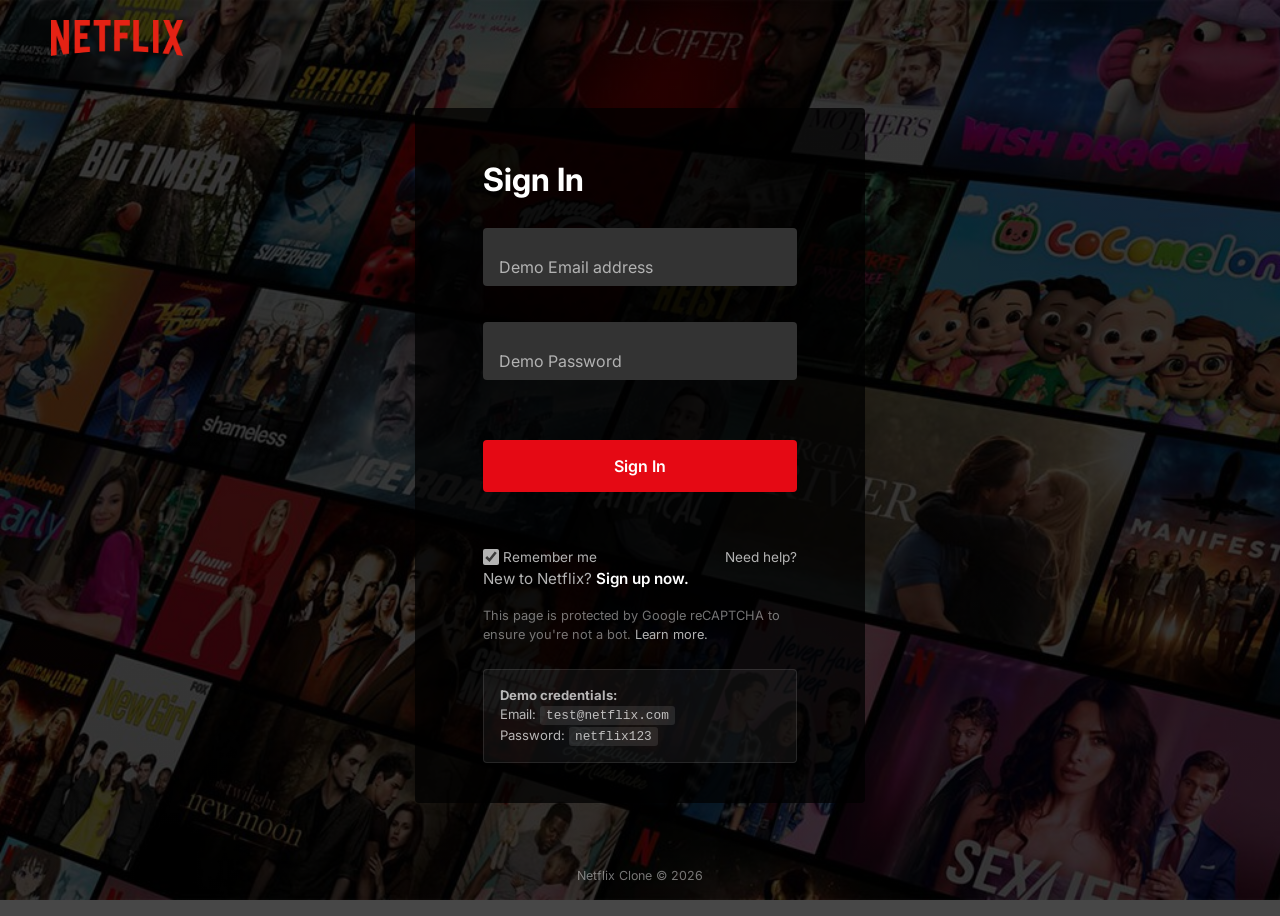
<file: Netflix_Clone - Copy/new_popular.html>
<!DOCTYPE html>
<html lang="en">

<head>
    <meta charset="UTF-8">
    <meta name="viewport" content="width=device-width, initial-scale=1.0">
    <title>Clone – Movies</title>
    <link rel="stylesheet" href="css/global.css">
    <link rel="stylesheet" href="css/browse.css">
    <link rel="stylesheet" href="https://cdnjs.cloudflare.com/ajax/libs/font-awesome/6.5.1/css/all.min.css">
</head>

<body>

    <!-- ═══ NAVBAR ═══ -->
    <nav class="browse-nav" id="browse-nav">
        <div class="browse-nav__left">
            <a href="browse.html" class="browse-nav__logo" aria-label="Netflix Home">
        <img src="Images/Netflix-Logo.png" alt="Netflix" width="120" height="35">
            </a>
            <ul class="browse-nav__links" id="nav-links">
                <li><a href="browse.html">Home</a></li>
                <li><a href="shows.html">TV Shows</a></li>
                <li><a href="movies.html">Movies</a></li>
                <li><a href="new_popular.html" class="active">New &amp; Popular</a></li>
                <li><a href="list.html">My List</a></li>
            </ul>
            <button class="browse-nav__mobile-menu" id="mobile-menu-btn" aria-label="Menu">
                <i class="fa-solid fa-bars"></i>
            </button>
        </div>
        <div class="browse-nav__right">
            <div class="search-container" id="search-container">
                <button class="browse-nav__icon" id="search-btn" aria-label="Search">
                    <i class="fa-solid fa-magnifying-glass"></i>
                </button>
                <input type="text" class="search-input" id="search-input" placeholder="Titles, people, genres">
            </div>
            <button class="browse-nav__icon" aria-label="Notifications">
                <i class="fa-solid fa-bell"></i>
            </button>
            <div class="profile" id="profile-toggle">
                <img src="https://upload.wikimedia.org/wikipedia/commons/0/0b/Netflix-avatar.png" alt="Profile"
                    class="profile__avatar">
                <i class="fa-solid fa-caret-down profile__caret"></i>
                <div class="profile__dropdown" id="profile-dropdown">
                    <p class="profile__name" id="profile-name">User</p>
                    <hr>
                    <button id="logout-btn" class="profile__logout">
                        <i class="fa-solid fa-right-from-bracket"></i> Sign Out
                    </button>
                </div>
            </div>
        </div>
    </nav>

    <!-- Mobile nav overlay -->
    <div class="mobile-nav-overlay" id="mobile-nav-overlay">
        <ul id="mobile-nav-links">
            <li><a href="browse.html">Home</a></li>
            <li><a href="shows.html">TV Shows</a></li>
            <li><a href="movies.html">Movies</a></li>
            <li><a href="new_popular.html">New &amp; Popular</a></li>
            <li><a href="list.html">My List</a></li>
        </ul>
    </div>


    <!-- ═══ PAGE TITLE ═══ -->
    <header class="popular-header">
        <h1 class="popular-header__title">New & Popular</h1>
    </header>

    <!-- ═══ CONTENT ROWS ═══ -->
    <main class="browse-main" id="browse-rows" style="margin-top: 0;">
        <!-- Dynamically rendered by browse.js -->
    </main>

    <!-- ═══ MOVIE DETAIL MODAL ═══ -->
    <div class="modal-overlay" id="modal-overlay">
        <div class="modal" id="modal">
            <button class="modal__close" id="modal-close" aria-label="Close">
                <i class="fa-solid fa-xmark"></i>
            </button>

            <!-- Video Player -->
            <div class="modal__player" id="modal-player-container">
                <video class="modal__video" id="modal-video" controls preload="metadata">
                    Your browser does not support the video tag.
                </video>
                <div class="modal__player-overlay" id="player-overlay">
                    <button class="modal__play-big" id="modal-play-big" aria-label="Play">
                        <i class="fa-solid fa-play"></i>
                    </button>
                </div>
            </div>

            <!-- Action Bar -->
            <div class="modal__actions" id="modal-actions">
                <button class="modal__action-btn modal__action-btn--play" id="modal-action-play">
                    <i class="fa-solid fa-play"></i> Play
                </button>
                <div class="modal__action-right">
                    <button class="modal__action-btn" id="modal-action-add" aria-label="Add to list">
                        <i class="fa-solid fa-plus" id="modal-add-icon"></i>
                    </button>
                    <button class="modal__action-btn" id="modal-action-like" aria-label="Like">
                        <i class="fa-regular fa-thumbs-up" id="modal-like-icon"></i>
                    </button>
                    <button class="modal__action-btn" id="modal-action-dislike" aria-label="Dislike">
                        <i class="fa-regular fa-thumbs-down" id="modal-dislike-icon"></i>
                    </button>
                </div>
            </div>

            <!-- Info -->
            <div class="modal__info">
                <div class="modal__meta">
                    <span class="modal__match" id="modal-match">98% Match</span>
                    <span class="modal__year" id="modal-year"></span>
                    <span class="modal__rating-badge" id="modal-rating"></span>
                    <span class="modal__duration" id="modal-duration"></span>
                    <span class="modal__hd">HD</span>
                </div>
                <p class="modal__desc" id="modal-desc"></p>
                <div class="modal__genres" id="modal-genres"></div>
            </div>
        </div>
    </div>

    <!-- ═══ FOOTER ═══ -->
    <footer class="browse-footer">
        <p>This is a frontend clone created for educational purposes only. No real user data is collected.</p>
        <div class="browse-footer__social">
            <a href="#" aria-label="Facebook"><i class="fa-brands fa-facebook-f"></i></a>
            <a href="#" aria-label="Instagram"><i class="fa-brands fa-instagram"></i></a>
            <a href="#" aria-label="Twitter"><i class="fa-brands fa-twitter"></i></a>
            <a href="#" aria-label="YouTube"><i class="fa-brands fa-youtube"></i></a>
        </div>
        <div class="browse-footer__grid">
            <ul>
                <li><a href="#">Audio Description</a></li>
                <li><a href="#">Investor Relations</a></li>
                <li><a href="#">Legal Notices</a></li>
            </ul>
            <ul>
                <li><a href="#">Help Centre</a></li>
                <li><a href="#">Jobs</a></li>
                <li><a href="#">Cookie Preferences</a></li>
            </ul>
            <ul>
                <li><a href="#">Gift Cards</a></li>
                <li><a href="#">Terms of Use</a></li>
                <li><a href="#">Corporate Information</a></li>
            </ul>
            <ul>
                <li><a href="#">Media Centre</a></li>
                <li><a href="#">Privacy</a></li>
                <li><a href="#">Contact Us</a></li>
            </ul>
        </div>
        <p class="browse-footer__copy">Netflix Clone &copy; 2026</p>
    </footer>

    <!-- Scripts -->
    <script src="js/utils.js"></script>
    <script src="js/newdata.js"></script>
    <script src="js/users.js"></script>
    <script src="js/auth.js"></script>
    <script src="js/browse.js"></script>
</body>

</html>
</file>
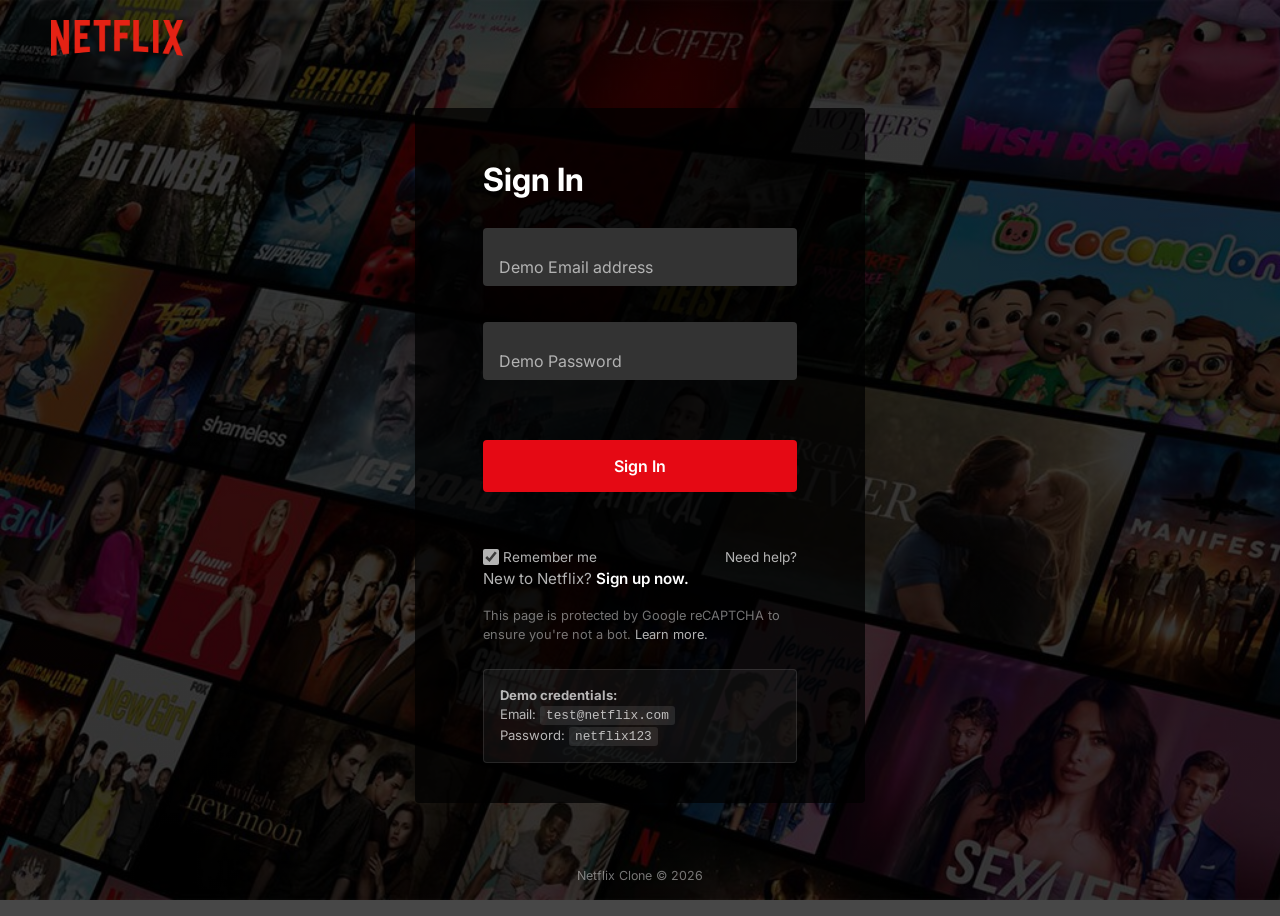
<file: Netflix_Clone - Copy/shows.html>
<!DOCTYPE html>
<html lang="en">

<head>
  <meta charset="UTF-8">
  <meta name="viewport" content="width=device-width, initial-scale=1.0">
  <title>Clone – TV Shows</title>
  <link rel="stylesheet" href="css/global.css">
  <link rel="stylesheet" href="css/browse.css">
  <link rel="stylesheet" href="https://cdnjs.cloudflare.com/ajax/libs/font-awesome/6.5.1/css/all.min.css">
</head>

<body>

  <!-- ═══ NAVBAR ═══ -->
  <nav class="browse-nav" id="browse-nav">
    <div class="browse-nav__left">
      <a href="browse.html" class="browse-nav__logo" aria-label="Netflix Home">
        <img src="Images/Netflix-Logo.png" alt="Netflix" width="120" height="35">
      </a>
      <ul class="browse-nav__links" id="nav-links">
        <li><a href="browse.html">Home</a></li>
        <li><a href="shows.html" class="active">TV Shows</a></li>
        <li><a href="movies.html" ">Movies</a></li>
        <li><a href=" new_popular.html">New &amp; Popular</a></li>
        <li><a href="list.html">My List</a></li>
      </ul>
      <button class="browse-nav__mobile-menu" id="mobile-menu-btn" aria-label="Menu">
        <i class="fa-solid fa-bars"></i>
      </button>
    </div>
    <div class="browse-nav__right">
      <div class="search-container" id="search-container">
        <button class="browse-nav__icon" id="search-btn" aria-label="Search">
          <i class="fa-solid fa-magnifying-glass"></i>
        </button>
        <input type="text" class="search-input" id="search-input" placeholder="Titles, people, genres">
      </div>
      <button class="browse-nav__icon" aria-label="Notifications">
        <i class="fa-solid fa-bell"></i>
      </button>
      <div class="profile" id="profile-toggle">
        <img src="https://upload.wikimedia.org/wikipedia/commons/0/0b/Netflix-avatar.png" alt="Profile"
          class="profile__avatar">
        <i class="fa-solid fa-caret-down profile__caret"></i>
        <div class="profile__dropdown" id="profile-dropdown">
          <p class="profile__name" id="profile-name">User</p>
          <hr>
          <button id="logout-btn" class="profile__logout">
            <i class="fa-solid fa-right-from-bracket"></i> Sign Out
          </button>
        </div>
      </div>
    </div>
  </nav>

  <!-- Mobile nav overlay -->
  <div class="mobile-nav-overlay" id="mobile-nav-overlay">
    <ul id="mobile-nav-links">
      <li><a href="browse.html">Home</a></li>
      <li><a href="shows.html">TV Shows</a></li>
      <li><a href="movies.html">Movies</a></li>
      <li><a href="new_popular.html">New &amp; Popular</a></li>
      <li><a href="list.html">My List</a></li>
    </ul>
  </div>

  <!-- ═══ BILLBOARD / HERO ═══ -->
  <header class="billboard" id="billboard">
    <div class="billboard__bg" id="billboard-bg"></div>
    <div class="billboard__gradient"></div>
    <div class="billboard__content">
      <h1 class="billboard__heading">TV Shows</h1>
      <h1 class="billboard__title" id="billboard-title"></h1>
      <p class="billboard__desc" id="billboard-desc"></p>
      <div class="billboard__actions">
        <button class="btn btn--white btn--lg" id="billboard-play">
          <i class="fa-solid fa-play"></i> Play
        </button>
        <button class="btn btn--dark btn--lg" id="billboard-info">
          <i class="fa-solid fa-circle-info"></i> More Info
        </button>
      </div>
    </div>
  </header>

  <!-- ═══ CONTENT ROWS ═══ -->
  <main class="browse-main" id="browse-rows">
    <!-- Dynamically rendered by browse.js -->
  </main>

  <!-- ═══ MOVIE DETAIL MODAL ═══ -->
  <div class="modal-overlay" id="modal-overlay">
    <div class="modal" id="modal">
      <button class="modal__close" id="modal-close" aria-label="Close">
        <i class="fa-solid fa-xmark"></i>
      </button>

      <!-- Video Player -->
      <div class="modal__player" id="modal-player-container">
        <video class="modal__video" id="modal-video" controls preload="metadata">
          Your browser does not support the video tag.
        </video>
        <div class="modal__player-overlay" id="player-overlay">
          <button class="modal__play-big" id="modal-play-big" aria-label="Play">
            <i class="fa-solid fa-play"></i>
          </button>
        </div>
      </div>

      <!-- Action Bar -->
      <div class="modal__actions" id="modal-actions">
        <button class="modal__action-btn modal__action-btn--play" id="modal-action-play">
          <i class="fa-solid fa-play"></i> Play
        </button>
        <div class="modal__action-right">
          <button class="modal__action-btn" id="modal-action-add" aria-label="Add to list">
            <i class="fa-solid fa-plus" id="modal-add-icon"></i>
          </button>
          <button class="modal__action-btn" id="modal-action-like" aria-label="Like">
            <i class="fa-regular fa-thumbs-up" id="modal-like-icon"></i>
          </button>
          <button class="modal__action-btn" id="modal-action-dislike" aria-label="Dislike">
            <i class="fa-regular fa-thumbs-down" id="modal-dislike-icon"></i>
          </button>
        </div>
      </div>

      <!-- Info -->
      <div class="modal__info">
        <div class="modal__meta">
          <span class="modal__match" id="modal-match">98% Match</span>
          <span class="modal__year" id="modal-year"></span>
          <span class="modal__rating-badge" id="modal-rating"></span>
          <span class="modal__duration" id="modal-duration"></span>
          <span class="modal__hd">HD</span>
        </div>
        <p class="modal__desc" id="modal-desc"></p>
        <div class="modal__genres" id="modal-genres"></div>
      </div>
    </div>
  </div>

  <!-- ═══ FOOTER ═══ -->
  <footer class="browse-footer">
    <p>This is a frontend clone created for educational purposes only. No real user data is collected.</p>
    <div class="browse-footer__social">
      <a href="#" aria-label="Facebook"><i class="fa-brands fa-facebook-f"></i></a>
      <a href="#" aria-label="Instagram"><i class="fa-brands fa-instagram"></i></a>
      <a href="#" aria-label="Twitter"><i class="fa-brands fa-twitter"></i></a>
      <a href="#" aria-label="YouTube"><i class="fa-brands fa-youtube"></i></a>
    </div>
    <div class="browse-footer__grid">
      <ul>
        <li><a href="#">Audio Description</a></li>
        <li><a href="#">Investor Relations</a></li>
        <li><a href="#">Legal Notices</a></li>
      </ul>
      <ul>
        <li><a href="#">Help Centre</a></li>
        <li><a href="#">Jobs</a></li>
        <li><a href="#">Cookie Preferences</a></li>
      </ul>
      <ul>
        <li><a href="#">Gift Cards</a></li>
        <li><a href="#">Terms of Use</a></li>
        <li><a href="#">Corporate Information</a></li>
      </ul>
      <ul>
        <li><a href="#">Media Centre</a></li>
        <li><a href="#">Privacy</a></li>
        <li><a href="#">Contact Us</a></li>
      </ul>
    </div>
    <p class="browse-footer__copy">Netflix Clone &copy; 2026</p>
  </footer>

  <!-- Scripts -->
  <script src="js/utils.js"></script>
  <script src="js/showsdata.js"></script>
  <script src="js/users.js"></script>
  <script src="js/auth.js"></script>
  <script src="js/browse.js"></script>
</body>

</html>
</file>
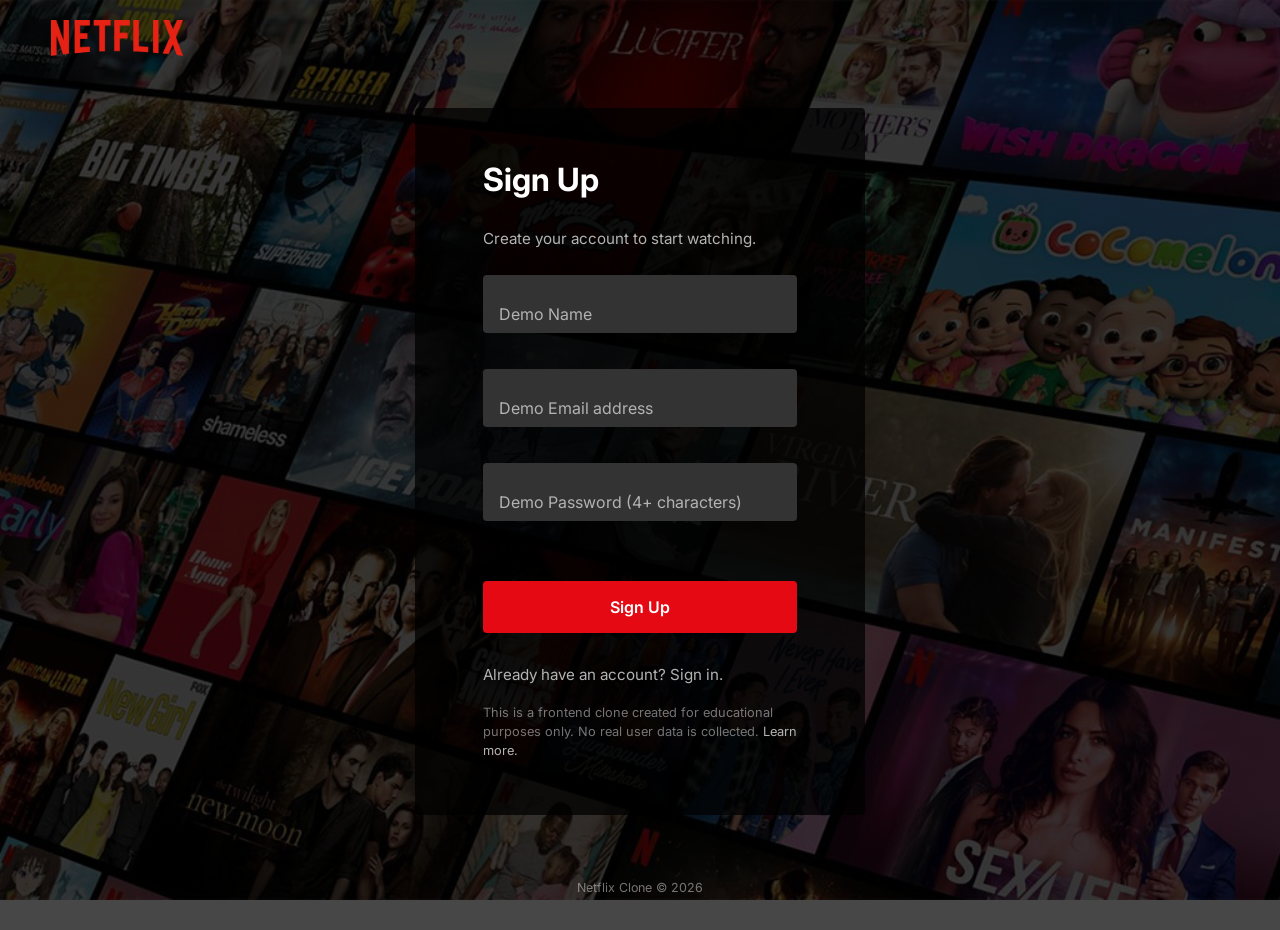
<file: Netflix_Clone - Copy/signup.html>
<!DOCTYPE html>
<html lang="en">
<head>
  <meta charset="UTF-8">
  <meta name="viewport" content="width=device-width, initial-scale=1.0">
  <title>Clone – Sign Up</title>
  <link rel="stylesheet" href="css/global.css">
  <link rel="stylesheet" href="css/auth.css">
</head>
<body class="auth-page">

  <nav class="auth-nav">
    <a href="index.html" aria-label="Netflix Home">
        <img src="Images/Netflix-Logo.png" alt="Netflix" width="120" height="35">
    </a>
  </nav>

  <main class="auth-main">
    <div class="auth-card">
      <h1>Sign Up</h1>
      <p class="auth-subtitle">Create your account to start watching.</p>

      <form id="signup-form" novalidate>
        <div class="form-group">
          <input type="text" id="signup-name" class="form-input" placeholder=" " required autocomplete="name">
          <label for="signup-name" class="form-label">Demo Name</label>
          <span class="form-error" id="name-error"></span>
        </div>

        <div class="form-group">
          <input type="email" id="signup-email" class="form-input" placeholder=" " required autocomplete="email">
          <label for="signup-email" class="form-label">Demo Email address</label>
          <span class="form-error" id="email-error"></span>
        </div>

        <div class="form-group">
          <input type="password" id="signup-password" class="form-input" placeholder=" " required autocomplete="new-password">
          <label for="signup-password" class="form-label">Demo Password (4+ characters)</label>
          <span class="form-error" id="password-error"></span>
        </div>

        <button type="submit" class="btn btn--primary btn--xl auth-submit">Sign Up</button>

        <span class="form-error form-error--global" id="global-error"></span>
      </form>

      <div class="auth-footer">
        <p>Already have an account? <a href="login.html" class="auth-link">Sign in.</a></p>
        <p class="auth-disclaimer">This is a frontend clone created for educational purposes only. 
No real user data is collected. <a href="#" class="auth-link">Learn more.</a></p>
      </div>
    </div>
  </main>

  <footer class="auth-page-footer">
    <p>Netflix Clone &copy; 2026</p>
  </footer>

  <script src="js/utils.js"></script>
  <script src="js/users.js"></script>
  <script src="js/auth.js"></script>
  <script>
    ;(() => {
      'use strict';
      const form      = $('#signup-form');
      const nameInput = $('#signup-name');
      const emailInput= $('#signup-email');
      const passInput = $('#signup-password');
      const globalErr = $('#global-error');

      // Pre-fill email from landing page
      const prefill = sessionStorage.getItem('netflix_prefill_email');
      if (prefill) {
        emailInput.value = prefill;
        sessionStorage.removeItem('netflix_prefill_email');
      }

      form.addEventListener('submit', e => {
        e.preventDefault();
        globalErr.textContent = '';

        const result = handleSignup(nameInput.value, emailInput.value, passInput.value);

        if (!result.success) {
          globalErr.textContent = result.message;
          return;
        }

        showToast(result.message, 'success');
        setTimeout(() => window.location.replace('browse.html'), 600);
      });

      // If already logged in, redirect
      if (isLoggedIn()) window.location.replace('browse.html');
    })();
  </script>
</body>
</html>
</file>
<file: Netflix_Clone - Copy/css/global.css>
/* =====================================================
   NETFLIX CLONE — GLOBAL STYLESHEET
   Reset, design tokens, shared components.
   ===================================================== */

/* ─── Google Font ─── */
@import url('https://fonts.googleapis.com/css2?family=Inter:wght@300;400;500;600;700;800;900&display=swap');

/* ─── CSS Custom Properties ─── */
:root {
  /* Brand */
  --clr-brand: #e50914;
  --clr-brand-hover: #b20710;
  --clr-brand-glow: rgba(229, 9, 20, .35);

  /* Surfaces */
  --clr-bg: #141414;
  --clr-bg-dark: #000;
  --clr-surface: #181818;
  --clr-surface-raised: #232323;
  --clr-surface-glass: rgba(20, 20, 20, .8);
  --clr-card: linear-gradient(145deg, #1a1f3d 0%, #230e18 100%);

  /* Text */
  --clr-text: #fff;
  --clr-text-secondary: #b3b3b3;
  --clr-text-muted: rgba(255, 255, 255, .7);
  --clr-text-dim: rgba(255, 255, 255, .45);

  /* Borders & Input */
  --clr-border: rgba(255, 255, 255, .15);
  --clr-input-bg: #333;
  --clr-input-focused: #454545;
  --clr-error: #e87c03;
  --clr-success: #46d369;

  /* Spacing */
  --sp-2xs: .125rem;
  --sp-xs: .25rem;
  --sp-sm: .5rem;
  --sp-md: 1rem;
  --sp-lg: 1.5rem;
  --sp-xl: 2rem;
  --sp-2xl: 3rem;
  --sp-3xl: 4rem;

  /* Radius */
  --radius-xs: 2px;
  --radius-sm: 4px;
  --radius-md: 6px;
  --radius-lg: 8px;
  --radius-xl: 12px;
  --radius-pill: 100px;

  /* Transitions */
  --ease-out: cubic-bezier(.25, .46, .45, .94);
  --ease-in-out: cubic-bezier(.42, 0, .58, 1);
  --transition-fast: .15s var(--ease-out);
  --transition-med: .3s var(--ease-out);
  --transition-slow: .5s var(--ease-out);

  /* Layout */
  --page-pad: clamp(1rem, 4vw, 3.75rem);
  --nav-height: 68px;

  /* Z-indices */
  --z-nav: 100;
  --z-modal: 500;
  --z-toast: 600;
}


/* ─── Reset ─── */
*,
*::before,
*::after {
  margin: 0;
  padding: 0;
  box-sizing: border-box;
}

html {
  scroll-behavior: smooth;
  -webkit-font-smoothing: antialiased;
  -moz-osx-font-smoothing: grayscale;
}

body {
  font-family: 'Inter', 'Helvetica Neue', Helvetica, Arial, sans-serif;
  background: var(--clr-bg-dark);
  color: var(--clr-text);
  overflow-x: hidden;
  line-height: 1.5;
  min-height: 100vh;
}

img {
  display: block;
  max-width: 100%;
  height: auto;
}

a {
  color: inherit;
  text-decoration: none;
}

ul,
ol {
  list-style: none;
}

button,
input,
select,
textarea {
  font: inherit;
  color: inherit;
  border: none;
  outline: none;
  background: none;
}

button {
  cursor: pointer;
}


/* ─── Shared Button System ─── */
.btn {
  display: inline-flex;
  align-items: center;
  justify-content: center;
  gap: var(--sp-sm);
  border: none;
  border-radius: var(--radius-sm);
  font-weight: 600;
  white-space: nowrap;
  cursor: pointer;
  transition: background var(--transition-fast),
    box-shadow var(--transition-fast),
    transform var(--transition-fast),
    opacity var(--transition-fast);
}

.btn:active {
  transform: scale(.97);
}

.btn--primary {
  background: var(--clr-brand);
  color: var(--clr-text);
}

.btn--primary:hover {
  background: var(--clr-brand-hover);
}

.btn--white {
  background: #fff;
  color: #000;
}

.btn--white:hover {
  background: rgba(255, 255, 255, .8);
}

.btn--dark {
  background: rgba(109, 109, 110, .7);
  color: #fff;
}

.btn--dark:hover {
  background: rgba(109, 109, 110, .4);
}

.btn--ghost {
  background: transparent;
  border: 1px solid var(--clr-border);
  color: var(--clr-text);
}

.btn--ghost:hover {
  background: rgba(255, 255, 255, .1);
}

.btn--xs {
  padding: 4px 10px;
  font-size: .75rem;
}

.btn--sm {
  padding: 4px 16px;
  font-size: .85rem;
}

.btn--md {
  padding: 10px 24px;
  font-size: .95rem;
}

.btn--lg {
  padding: 12px 28px;
  font-size: 1.1rem;
}

.btn--xl {
  padding: 14px 36px;
  font-size: 1.2rem;
}

.btn--round {
  border-radius: 50%;
  padding: 0;
}

.btn--icon {
  width: 36px;
  height: 36px;
  border-radius: 50%;
  border: 2px solid rgba(255, 255, 255, .5);
  background: rgba(42, 42, 42, .6);
  font-size: 1rem;
  display: inline-flex;
  align-items: center;
  justify-content: center;
}

.btn--icon:hover {
  border-color: #fff;
  background: rgba(42, 42, 42, .9);
}

/* ─── Floating Label Input ─── */
.form-group {
  position: relative;
  margin-bottom: var(--sp-md);
}

.form-input {
  width: 100%;
  padding: 24px 16px 8px;
  background: var(--clr-input-bg);
  border: 1px solid transparent;
  border-radius: var(--radius-sm);
  color: var(--clr-text);
  font-size: 1rem;
  transition: border-color var(--transition-fast), background var(--transition-fast);
}

.form-input:focus {
  border-color: var(--clr-text-secondary);
  background: var(--clr-input-focused);
}

.form-label {
  position: absolute;
  top: 50%;
  left: 16px;
  transform: translateY(-50%);
  color: var(--clr-text-secondary);
  font-size: 1rem;
  pointer-events: none;
  transition: all var(--transition-fast);
}

.form-input:focus+.form-label,
.form-input:not(:placeholder-shown)+.form-label {
  top: 10px;
  font-size: .7rem;
  color: var(--clr-text-secondary);
  transform: translateY(0);
}

.form-error {
  display: block;
  margin-top: 6px;
  font-size: .8rem;
  color: var(--clr-error);
  min-height: 1.1em;
}

/* ─── Scrollbar ─── */
::-webkit-scrollbar {
  width: 8px;
}

::-webkit-scrollbar-track {
  background: transparent;
}

::-webkit-scrollbar-thumb {
  background: rgba(255, 255, 255, .15);
  border-radius: 10px;
}

::-webkit-scrollbar-thumb:hover {
  background: rgba(255, 255, 255, .25);
}

/* ─── Reveal animation ─── */
.reveal {
  opacity: 0;
  transform: translateY(24px);
  transition: opacity .6s var(--ease-out), transform .6s var(--ease-out);
}

.reveal.visible {
  opacity: 1;
  transform: translateY(0);
}

/* ─── Screen reader only ─── */
.sr-only {
  position: absolute;
  width: 1px;
  height: 1px;
  padding: 0;
  margin: -1px;
  overflow: hidden;
  clip: rect(0, 0, 0, 0);
  border: 0;
}
</file>
<file: Netflix_Clone - Copy/css/landing.css>
/* =====================================================
   LANDING PAGE STYLES
   ===================================================== */

/* ─── Hero ─── */
.hero {
  position: relative;
  min-height: 100vh;
  display: flex;
  flex-direction: column;
  background:
    linear-gradient(180deg, rgba(0, 0, 0, .8) 0%, rgba(0, 0, 0, .75) 35%, rgba(0, 0, 0, .85) 100%),
    url("../Images/netflix bg.jpg") center/cover no-repeat;
  border-bottom: 8px solid #232323;
}

/* Nav */
.nav {
  display: flex;
  justify-content: space-between;
  align-items: center;
  padding: 20px var(--page-pad);
  position: relative;
  z-index: 10;
}

.nav__logo img {
  height: 40px;
  width: auto;
}

.nav__actions {
  display: flex;
  align-items: center;
  gap: var(--sp-sm);
}

.lang-select {
  background: transparent;
  border: 1px solid var(--clr-border);
  color: var(--clr-text);
  padding: 4px 12px;
  border-radius: var(--radius-sm);
  font-size: .8rem;
  cursor: pointer;
}

.lang-select option {
  color: #000;
  background: #fff;
}


/* Hero content */
.hero__content {
  flex: 1;
  display: flex;
  flex-direction: column;
  justify-content: center;
  align-items: center;
  text-align: center;
  max-width: 800px;
  margin: 0 auto;
  padding: var(--sp-3xl) var(--page-pad);
}

.hero__title {
  font-size: clamp(1.7rem, 4.5vw, 3.2rem);
  font-weight: 900;
  line-height: 1.1;
  margin-bottom: var(--sp-md);
}

.hero__sub {
  font-size: clamp(.9rem, 1.3vw, 1.4rem);
  color: var(--clr-text-muted);
  margin-bottom: var(--sp-sm);
}

.hero__form {
  display: flex;
  flex-wrap: wrap;
  gap: var(--sp-sm);
  justify-content: center;
  width: 100%;
  max-width: 620px;
  margin-top: var(--sp-lg);
}

.hero__form .form-group--inline {
  flex: 1 1 280px;
  margin-bottom: 0;
}

.hero__form .form-input {
  height: 56px;
}

.form-input {
  background-color: #121111c9;
  border: 1px solid white;
}

#hero-error,
#faq-error {
  display: block;
  text-align: center;
  margin-top: 4px;
}


/* ─── Divider ─── */
.divider {
  height: 8px;
  background: #181818;
}

/* <!-- trending now -- */
.row {
  padding: 40px 80px;
  background-color: #0e0e0e;
}

.row-popular {
  padding: 40px 80px;
  background-color: #0e0e0e;
}

.row-title {
  font-size: 1.6rem;
  margin-bottom: 20px;
  font-weight: 400;
}

.slider-wrapper {
  position: relative;
  display: flex;
  align-items: center;
  width: 100%;
}

.handle {
  position: absolute;
  z-index: 1000;
  /* Must be higher than your .rank z-index */
  height: 120px;
  top: 50%;
  width: 25px;
  transform: translateY(-50%);
  background-color: rgba(255, 255, 255, 0.1);
  border: none;
  color: white;
  font-size: 2.5rem;
  display: flex;
  justify-content: center;
  align-items: center;
  cursor: pointer;
  transition: all 0.3s ease;
}

.handle:hover {
  background-color: rgba(255, 255, 255, 0.25);
  /* font-size: 3.5rem; Subtle grow effect */
}

.left-handler {
  left: 0;
  border-radius: 10px;
  /* display: none; */
}

.right-handler {
  right: 0;
  border-radius: 10px;
}

.posters {
  display: flex;
  gap: 10px;
  overflow-x: auto;
  padding-bottom: 20px;
  scroll-behavior: smooth;
  scrollbar-width: none;
  -ms-overflow-style: none;
}

.poster::-webkit-scrollbar {
  display: none;
}

.poster {
  position: relative;
  display: inline-block;
  min-width: 140px;
  height: 195px;
  border-radius: 12px;
  transition: transform 0.3s, scale 0.3s;
  cursor: pointer;
  margin-left: 40px;
}

.poster img {
  width: 100%;
  height: 100%;
  object-fit: cover;
  border-radius: 12px;
}

.rank {
  position: absolute;
  bottom: -10px;
  left: -26px;
  font-size: 80px;
  font-weight: 750;
  color: #000;
  -webkit-text-stroke: 2px #fff;
  z-index: 2;
  font-family: Arial, Helvetica, sans-serif;
}

.poster:hover {
  transform: scale(1.1);
  z-index: 10;
}



/* more reason section */
.more-reasons {
  padding: 40px 80px;
  background-color: #0e0e0e;
  color: white;
}

.section-title {
  font-size: 1.6rem;
  margin-bottom: 20px;
  font-weight: 400;
}

.reason-grid {
  display: grid;
  grid-template-columns: repeat(2, 1fr);
  /* grid-template-rows: repeat(2 1fr); */
  gap: 12px;
}

.reason-card {
  background: linear-gradient(135deg, #19223d 0%, #210e17 100%);
  padding: 25px;
  border-radius: 15px;
  position: relative;
  /* Anchor for the icon */
  min-height: 200px;
}

.reason-card h3 {
  font-size: 1.4rem;
  margin-bottom: 15px;
  font-weight: 400;
}

.reason-card p {
  font-size: 1rem;
  color: #ccc;
  line-height: 1.4;
}

/* Icon placement at bottom right */
.icon-wrapper {
  position: absolute;
  bottom: 20px;
  right: 20px;
}

.icon-wrapper i {
  width: 2%;
  font-size: 3rem;
  height: 0px;
  opacity: 0.8;
}

/* ─── FAQ ─── */


.faq {
  padding: 40px 80px;
  background-color: #0e0e0e;
  color: white;
  /* text-align: center; */
}

.faq-title {
  font-size: 1.6rem;
  margin-bottom: 20px;
  font-weight: 400;
}

.accordion {
  width: 100%;
  max-width: 1200px;
  margin: 0 auto;
  list-style: none;
}

.accordion li {
  margin-bottom: 10px;
  /* Space between bars */
}

.accordion-question {
  width: 100%;
  padding: 24px;
  display: flex;
  justify-content: space-between;
  align-items: center;
  background-color: #2d2d2d;
  /* Netflix grey bar */
  color: white;
  font-size: 1.5rem;
  border: none;
  cursor: pointer;
  text-align: left;
  transition: background-color 0.2s ease;
}

.accordion-question:hover {
  background-color: #414141;
}

.accordion-question span {
  font-size: 2rem;
  font-weight: 200;
}

.accordion-answer {
  max-height: 0;
  overflow: hidden;
  background-color: #2d2d2d;
  font-size: 1.5rem;
  transition: max-height 0.2s ease, padding 0.3s ease;
  text-align: left;
  opacity: 0.7;
}

/* Class added via JavaScript to open the answer */
.accordion-answer.active {
  max-height: 600px;
  padding: 24px;
  border-top: 1px solid black;
  /* Small separator line */
}

/* Email Form Styling */

.faq-email-container {
  margin-top: 60px;
}

.faq-email-container h3 {
  font-weight: 400;
  margin-bottom: 20px;
  text-align: center;
}

.hero-form {
  display: flex;
  justify-content: center;
  gap: 8px;
  max-width: 700px;
  margin: 0 auto;
}

.hero-form input {
  flex: 1;
  padding: 16px;
  background: rgba(0, 0, 0, 0.5);
  border: 1px solid #555;
  border-radius: 4px;
  color: white;
  font-size: 1rem;
}

.hero-form button {
  background-color: #e50914;
  /* Netflix Red */
  color: white;
  padding: 12px 30px;
  font-size: 1.5rem;
  font-weight: 200;
  opacity: 0.8;
  border: none;
  border-radius: 4px;
  cursor: pointer;
}

.hero-form button:hover {
  background-color: #971118;
}


/* Footer */
.footer {
  padding: 40px 80px;
  background-color: #0e0e0e;
  color: rgba(255, 255, 255, 0.7);
  font-size: 0.9rem;
}

.footer a {
  color: rgba(255, 255, 255, 0.7);
  text-decoration: none;
}

.footer a:hover {
  text-decoration: underline;
}

.footer-grid {
  display: grid;
  grid-template-columns: repeat(3, 1fr);
  /* Creates the 3 columns */
  gap: 20px;
  margin-top: 10px;
  margin-bottom: 30px;
}

.footer-col {
  list-style: none;
  padding: 0;
}

.footer-col li {
  margin-bottom: 15px;
}

/* .language-selection select {
    background: rgba(0, 0, 0, 0.6);
    color: white;
    padding: 8px 25px;
    border: 1px solid #555;
    border-radius: 4px;
    margin-bottom: 20px;
} */
.footer__lang {
  margin-bottom: var(--sp-md);
}

.footer__lang select {
  background: #000;
  color: #fff;
  padding: 8px 20px;
  border: 1px solid #333;
  border-radius: var(--radius-sm);
}

.footer-country {
  font-size: 0.8rem;
  margin-top: 20px;
  margin-bottom: 40px;
}



/* =====================================================
   RESPONSIVE DESIGN
   ===================================================== */
@media (max-width: 1024px) {
  .poster {
    width: 180px;
  }
}

/* ───────────── 768px (Tablet / Mobile) ───────────── */
@media (max-width: 768px) {

  /* NAV */
  .nav {
    padding: 15px 20px;
  }

  .nav__logo img {
    height: 28px;
  }

  /* HERO */
  .hero__content {
    padding: 40px 20px;
  }

  .hero__title {
    font-size: 1.8rem;
  }

  .hero__sub {
    font-size: 1rem;
  }

  .hero__form {
    flex-direction: column;
    align-items: stretch;
    /* ensures full width */
  }

  .hero__form .form-group--inline {
    flex: 1 1 100%;
    width: 100%;
  }

  .hero__form .form-input {
    width: 100%;
  }

  .hero__form button {
    width: 100%;
    height: 50px;
    /* same height feel as input */
  }


  /* ROW / SLIDER */
  .row,
  .row-popular {
    padding: 20px;
  }

  .poster {
    min-width: 100px;
    height: 150px;
    margin-left: 10px;
  }

  .rank {
    font-size: 40px;
    left: -12px;
  }

  .handle {
    display: none;
    /* hide arrows on mobile */
  }

  /* MORE REASONS */
  .more-reasons {
    padding: 20px;
  }

  .reason-grid {
    grid-template-columns: 1fr;
    /* stack */
  }

  .reason-card {
    min-height: auto;
  }

  .icon-wrapper i {
    width: 2%;
    font-size: 1.2rem;
  }

  /* FAQ */
  .faq {
    padding: 20px;
  }

  .accordion-question {
    font-size: 1rem;
    padding: 16px;
  }

  .accordion-answer {
    font-size: 1rem;
  }

  /* EMAIL FORM */
  .hero-form {
    flex-direction: column;
  }

  .hero-form button {
    width: 100%;
    font-size: 1.2rem;
  }

  /* FOOTER */
  .footer {
    padding: 20px;
  }

  .footer-grid {
    grid-template-columns: 1fr;
  }

  .footer-col li {
    margin-bottom: 10px;
  }
}

@media (max-width: 480px) {
  .poster {
    width: 110px;
  }
}
</file>
<file: Netflix_Clone - Copy/css/browse.css>
/* =====================================================
   BROWSE PAGE STYLES
   Navbar, billboard, content rows, modal, video player
   ===================================================== */

/* ─── Browse Navbar ─── */
.browse-nav {
  position: fixed;
  top: 0;
  left: 0;
  right: 0;
  z-index: var(--z-nav);
  display: flex;
  justify-content: space-between;
  align-items: center;
  padding: 0 var(--page-pad);
  height: var(--nav-height);
  background: linear-gradient(180deg, rgba(0, 0, 0, .8) 0%, transparent 100%);
  transition: background var(--transition-med);
}

.browse-nav.scrolled {
  background: rgba(20, 20, 20, .98);
}

.browse-nav__left {
  display: flex;
  align-items: center;
  gap: var(--sp-xl);
}

.browse-nav__logo img {
  height: 25px;
  width: auto;
}

.browse-nav__links {
  display: flex;
  gap: var(--sp-lg);
}

.browse-nav__links a {
  font-size: .875rem;
  color: var(--clr-text-muted);
  transition: color var(--transition-fast);
  font-weight: 400;
}

.browse-nav__links a:hover,
.browse-nav__links a.active {
  color: var(--clr-text);
  font-weight: 600;
}

.browse-nav__mobile-menu {
  display: none;
  color: var(--clr-text);
  font-size: 1.3rem;
  background: none;
}

.browse-nav__right {
  display: flex;
  align-items: center;
  gap: var(--sp-lg);
}

.browse-nav__icon {
  color: var(--clr-text);
  font-size: 1.1rem;
  background: none;
  transition: color var(--transition-fast);
}

.browse-nav__icon:hover {
  color: var(--clr-text-muted);
}

.search-container {
  display: flex;
  align-items: center;
  background-color: transparent;
  border: 1px solid transparent;
  transition: all 0.3s ease;
  padding: 5px;
}

/* When the container is active (clicked) */
.search-container.active {
  background-color: rgba(0, 0, 0, 0.8);
  border: 1px solid #fff;
}

.search-input {
  width: 0;
  opacity: 0;
  background: transparent;
  border: none;
  color: white;
  outline: none;
  transition: width 0.3s ease, opacity 0.3s ease;
  font-size: 14px;
}

.search-container.active .search-input {
  width: 200px;
  /* Adjust width as needed */
  opacity: 1;
  margin-left: 10px;
}

.browse-nav__icon {
  cursor: pointer;
  background: none;
  border: none;
  color: white;
  font-size: 1.2rem;
}

/* Profile dropdown */
.profile {
  position: relative;
  display: flex;
  align-items: center;
  gap: var(--sp-xs);
  cursor: pointer;
}

.profile__avatar {
  width: 32px;
  height: 32px;
  border-radius: var(--radius-sm);
}

.profile__caret {
  font-size: .65rem;
  transition: transform var(--transition-fast);
}

.profile.open .profile__caret {
  transform: rotate(180deg);
}

.profile__dropdown {
  position: absolute;
  top: 48px;
  right: 0;
  width: 200px;
  background: rgba(0, 0, 0, .92);
  border: 1px solid var(--clr-border);
  border-radius: var(--radius-md);
  padding: var(--sp-md);
  opacity: 0;
  visibility: hidden;
  transform: translateY(-6px);
  transition: all var(--transition-fast);
}

.profile.open .profile__dropdown {
  opacity: 1;
  visibility: visible;
  transform: translateY(0);
}

.profile__name {
  font-weight: 600;
  margin-bottom: var(--sp-sm);
}

.profile__dropdown hr {
  border: none;
  border-top: 1px solid var(--clr-border);
  margin: var(--sp-sm) 0;
}

.profile__logout {
  width: 100%;
  text-align: left;
  color: var(--clr-text-muted);
  font-size: .9rem;
  padding: var(--sp-sm) 0;
  display: flex;
  align-items: center;
  gap: var(--sp-sm);
  transition: color var(--transition-fast);
}

.profile__logout:hover {
  color: var(--clr-text);
}

/* Mobile nav overlay */
.mobile-nav-overlay {
  position: fixed;
  inset: 0;
  z-index: 99;
  background: rgba(0, 0, 0, .95);
  display: flex;
  align-items: center;
  justify-content: center;
  opacity: 0;
  visibility: hidden;
  transition: all var(--transition-med);
}

.mobile-nav-overlay.open {
  opacity: 1;
  visibility: visible;
}

.mobile-nav-overlay ul {
  text-align: center;
}

.mobile-nav-overlay li {
  margin-bottom: var(--sp-xl);
}

.mobile-nav-overlay a {
  font-size: 1.5rem;
  font-weight: 600;
  color: var(--clr-text);
}

/* ─── Popular Page Title ─── */
.popular-header {
  padding: calc(var(--nav-height) + 10px) var(--page-pad) 20px;
  position: relative;
  z-index: 2;
}

.popular-header__title {
  font-size: clamp(1.8rem, 2.7vw, 3.5rem);
  font-weight: 700;
  color: var(--clr-text);
  text-shadow: 1px 1px 4px rgba(0, 0, 0, .5);
}


/* ─── MY LIST ─── */
.main {
  padding: 0 var(--page-pad);
  display: block;
  position: relative;
  height: 200vh;
  margin-top: 15vh;
}

.title {
  color: var(--clr-text);
  font-weight: 400;
}

/* ─── Billboard ─── */
.billboard {
  position: relative;
  height: 85vh;
  min-height: 500px;
  display: flex;
  align-items: flex-end;
  padding-bottom: 15vh;
  /* padding-top: 80px; Prevent content overflowing into navbar */
}

.billboard__bg {
  position: absolute;
  inset: 0;
  background-size: cover;
  background-position: center top;
  z-index: -2;
}

.billboard__gradient {
  position: absolute;
  inset: 0;
  z-index: -1;
  background:
    linear-gradient(to top, var(--clr-bg) 0%, transparent 50%),
    linear-gradient(to right, rgba(0, 0, 0, .7) 0%, transparent 60%);
}

.billboard__content {
  padding: 0 var(--page-pad);
  max-width: 650px;
}

.billboard__heading {
  margin-bottom: 2rem;
  font-size: clamp(2rem, 5vw, 3rem);
}


.billboard__title {
  font-size: clamp(1.8rem, 4vw, 3.5rem);
  font-weight: 800;
  line-height: 1.1;
  margin-bottom: var(--sp-md);
  text-shadow: 2px 2px 10px rgba(0, 0, 0, .7);
}

.billboard__desc {
  font-size: clamp(.9rem, 1.2vw, 1.2rem);
  color: var(--clr-text-muted);
  margin-bottom: var(--sp-lg);
  /* display: -webkit-box; */
  /* -webkit-line-clamp: 3; */
  -webkit-box-orient: vertical;
  overflow: hidden;
  text-shadow: 1px 1px 6px rgba(0, 0, 0, .7);
}

.billboard__actions {
  display: flex;
  gap: var(--sp-md);
}


/* ─── Content Rows ─── */
.browse-main {
  position: relative;
  z-index: 1;
  margin-top: -12vh;
  padding-bottom: var(--sp-xl);
}

.row {
  padding: 0 var(--page-pad);
  margin-bottom: var(--sp-xl);
  /* overflow: hidden; */
  /* clip hover-card padding so it does not cause vertical page scroll */
}

.row__title {
  font-size: clamp(.9rem, 1.3vw, 1.4rem);
  font-weight: 700;
  margin-bottom: var(--sp-md);
  display: flex;
  align-items: center;
  gap: var(--sp-sm);
}

.row__title .row__explore {
  font-size: .75rem;
  color: var(--clr-brand);
  opacity: 0;
  transition: opacity var(--transition-fast);
  font-weight: 600;
}

.row:hover .row__explore {
  opacity: 1;
}

/* Slider */
.slider {
  position: relative;
  /* overflow: hidden; prevent hover card padding from causing vertical page scroll */
}

.slider__track {
  display: flex;
  gap: 6px;
  overflow-x: auto;
  scroll-behavior: smooth;
  scroll-snap-type: x mandatory;
  padding: 30px 0px 140px 0px;
  margin: -30px 0 -140px 0;
  scrollbar-width: none;
  -ms-overflow-style: none;
  scroll-padding-left: 60px;
}

.slider__track::-webkit-scrollbar {
  display: none;
}

.slider__btn {
  position: absolute;
  z-index: 10;
  top: 30px;
  bottom: 140px;
  width: 48px;
  display: flex;
  align-items: center;
  justify-content: center;
  background: rgba(20, 20, 20, .7);
  color: var(--clr-text);
  font-size: 1.4rem;
  border: none;
  transition: all var(--transition-fast);
  opacity: 0;
}

.slider:hover .slider__btn {
  opacity: 1;
}

.slider__btn:hover {
  background: rgba(20, 20, 20, .95);
}

.slider__btn--left {
  left: -48px;
  border-radius: var(--radius-sm);
}

.slider__btn--right {
  right: -48px;
  border-radius: var(--radius-sm);
}


/* ── Poster Card ── */
.poster {
  position: relative;
  flex: 0 0 auto;
  width: 225px;
  aspect-ratio: 16 / 9;
  border-radius: var(--radius-sm);
  overflow: visible;
  scroll-snap-align: start;
  cursor: pointer;
  transition: transform var(--transition-med) .1s, z-index 0s .3s;
}

.poster:hover {
  transform: scale(1.35);
  z-index: 100;
  transition: transform var(--transition-med) .4s, z-index 0s;
}

.poster:first-child {
  transform-origin: left center;
}

.poster:last-child {
  transform-origin: right center;
}

.poster__img {
  width: 100%;
  height: 100%;
  object-fit: cover;
  border-radius: var(--radius-sm);
}

/* Hover info card */
.poster__info {
  position: absolute;
  left: 0;
  right: 0;
  top: 100%;
  background: var(--clr-surface);
  border-radius: 0 0 var(--radius-sm) var(--radius-sm);
  padding: 10px 12px;
  opacity: 0;
  visibility: hidden;
  transition: opacity var(--transition-med) .4s, visibility 0s .6s;
  box-shadow: 0 8px 24px rgba(0, 0, 0, .6);
}

.poster:hover .poster__info {
  opacity: 1;
  visibility: visible;
  transition: opacity var(--transition-med) .4s, visibility 0s;
}

.poster__controls {
  display: flex;
  gap: 6px;
  margin-bottom: 6px;
}

.poster__controls .btn--icon {
  width: 28px;
  height: 28px;
  font-size: .7rem;
  border-width: 1.5px;
}

.poster__controls .btn--icon.play {
  background: #fff;
  color: #000;
  border-color: #fff;
}

.poster__controls .btn--icon.play:hover {
  background: #e0e0e0;
}

.poster__meta-row {
  display: flex;
  align-items: center;
  gap: 6px;
  font-size: .65rem;
  margin-bottom: 4px;
  flex-wrap: wrap;
}

.poster__match {
  color: var(--clr-success);
  font-weight: 700;
}

.poster__rating-badge {
  border: 1px solid var(--clr-text-muted);
  padding: 0 4px;
  font-size: .6rem;
  border-radius: 2px;
  color: var(--clr-text-muted);
}

.poster__genres {
  font-size: .6rem;
  color: var(--clr-text-muted);
}

.poster__genres span+span::before {
  content: " • ";
}

/* Rank overlay for trending */
.poster__rank {
  position: absolute;
  left: -50px;
  bottom: 0;
  font-size: 10rem;
  font-weight: 700;
  line-height: .8;
  color: transparent;
  -webkit-text-stroke: 3px var(--clr-text-muted);
  pointer-events: none;
  font-family: 'Inter', sans-serif;
}

.poster--ranked {
  margin-left: 50px;
}

.poster--ranked:first-child {
  margin-left: 60px;
}


/* ─── Modal ─── */
.modal-overlay {
  position: fixed;
  inset: 0;
  z-index: var(--z-modal);
  background: rgba(0, 0, 0, .7);
  display: flex;
  align-items: flex-start;
  justify-content: center;
  overflow-y: auto;
  padding: 2rem 0;
  opacity: 0;
  visibility: hidden;
  transition: all var(--transition-med);
}

.modal-overlay.open {
  opacity: 1;
  visibility: visible;
}

.modal {
  width: 95%;
  max-width: 850px;
  background: var(--clr-surface);
  border-radius: var(--radius-lg);
  overflow: hidden;
  position: relative;
  margin: var(--sp-3xl) 0;
  transform: scale(.9);
  transition: transform var(--transition-med);
}

.modal-overlay.open .modal {
  transform: scale(1);
}

.modal__close {
  position: absolute;
  top: 12px;
  right: 12px;
  z-index: 10;
  width: 36px;
  height: 36px;
  border-radius: 50%;
  background: var(--clr-surface);
  color: var(--clr-text);
  font-size: 1.1rem;
  display: flex;
  align-items: center;
  justify-content: center;
  transition: background var(--transition-fast);
}

.modal__close:hover {
  background: #444;
}

/* Video player */
.modal__player {
  position: relative;
  width: 100%;
  aspect-ratio: 16 / 9;
  background: #000;
}

.modal__video {
  width: 100%;
  height: 100%;
  object-fit: contain;
}

.modal__player-overlay {
  position: absolute;
  inset: 0;
  display: flex;
  align-items: center;
  justify-content: center;
  background: rgba(0, 0, 0, .3);
  transition: opacity var(--transition-fast);
  cursor: pointer;
}

.modal__player-overlay.hidden {
  opacity: 0;
  pointer-events: none;
}

.modal__play-big {
  width: 70px;
  height: 70px;
  border-radius: 50%;
  background: rgba(20, 20, 20, .7);
  border: 3px solid var(--clr-text);
  color: var(--clr-text);
  font-size: 1.5rem;
  display: flex;
  align-items: center;
  justify-content: center;
  transition: transform var(--transition-fast), background var(--transition-fast);
}

.modal__play-big:hover {
  transform: scale(1.1);
  background: rgba(20, 20, 20, .9);
}

/* ── Modal Action Bar ── */
.modal__actions {
  display: flex;
  align-items: center;
  justify-content: space-between;
  padding: 14px var(--sp-xl);
  background: var(--clr-surface);
  border-top: 1px solid rgba(255, 255, 255, .08);
}

.modal__action-right {
  display: flex;
  align-items: center;
  gap: 10px;
}

.modal__action-btn {
  display: inline-flex;
  align-items: center;
  gap: 8px;
  background: none;
  border: 2px solid rgba(255, 255, 255, .5);
  color: var(--clr-text);
  border-radius: 50%;
  width: 38px;
  height: 38px;
  font-size: 1rem;
  justify-content: center;
  cursor: pointer;
  transition: border-color var(--transition-fast),
    background var(--transition-fast),
    transform var(--transition-fast);
}

.modal__action-btn:hover {
  border-color: #fff;
  background: rgba(255, 255, 255, .1);
  transform: scale(1.08);
}

.modal__action-btn:active {
  transform: scale(.95);
}

/* Play button is wider with text label */
.modal__action-btn--play {
  border-radius: 4px;
  width: auto;
  padding: 0 20px;
  height: 40px;
  background: #fff;
  border-color: #fff;
  color: #000;
  font-weight: 700;
  font-size: .95rem;
  letter-spacing: .02em;
}

.modal__action-btn--play:hover {
  background: rgba(255, 255, 255, .85);
  border-color: rgba(255, 255, 255, .85);
  color: #000;
  transform: none;
}

/* Highlight active state for like/dislike/add */
.modal__action-btn[aria-pressed="true"],
.modal__action-btn .fa-solid {
  color: var(--clr-brand);
}

/* Responsive */
@media (max-width: 480px) {
  .modal__actions {
    padding: 12px 14px;
    flex-wrap: wrap;
    gap: 10px;
  }

  .modal__action-btn--play {
    flex: 1;
    justify-content: center;
  }

  .modal__action-right {
    gap: 8px;
  }

  .modal__action-btn {
    width: 34px;
    height: 34px;
    font-size: .9rem;
  }
}



/* Modal info */
.modal__info {
  padding: var(--sp-lg) var(--sp-xl);
}

.modal__meta {
  display: flex;
  align-items: center;
  gap: var(--sp-md);
  flex-wrap: wrap;
  margin-bottom: var(--sp-md);
  font-size: .9rem;
}

.modal__match {
  color: var(--clr-success);
  font-weight: 700;
}

.modal__rating-badge {
  border: 1px solid var(--clr-text-muted);
  padding: 1px 6px;
  border-radius: 2px;
  font-size: .8rem;
  color: var(--clr-text-muted);
}

.modal__hd {
  border: 1px solid var(--clr-text-muted);
  padding: 0 5px;
  border-radius: 2px;
  font-size: .7rem;
  color: var(--clr-text-muted);
}

.modal__desc {
  font-size: .95rem;
  color: var(--clr-text-muted);
  line-height: 1.6;
  margin-bottom: var(--sp-md);
}

.modal__genres {
  font-size: .85rem;
  color: var(--clr-text-muted);
}


/* ─── Browse Footer ─── */
.browse-footer {
  padding: var(--sp-3xl) var(--page-pad) var(--sp-xl);
  max-width: 1000px;
  margin: 0 auto;
  color: var(--clr-text-dim);
  font-size: .8rem;
}

.browse-footer p {
  margin-bottom: var(--sp-lg);
  font-size: 17px;
}

.browse-footer__social {
  display: flex;
  gap: var(--sp-lg);
  margin-bottom: var(--sp-xl);
  font-size: 1.2rem;
}

.browse-footer__social a {
  color: var(--clr-text-muted);
  transition: color var(--transition-fast);
}

.browse-footer__social a:hover {
  color: var(--clr-text);
}

.browse-footer__grid {
  display: grid;
  grid-template-columns: repeat(auto-fit, minmax(150px, 1fr));
  gap: var(--sp-md);
  margin-bottom: var(--sp-xl);
}

.browse-footer__grid li {
  margin-bottom: var(--sp-md);
}

.browse-footer__grid a {
  color: var(--clr-text-dim);
  font-size: .78rem;
}

.browse-footer__grid a:hover {
  text-decoration: underline;
}

.browse-footer__copy {
  font-size: .75rem;
}

#list-grid {
  display: grid;
  grid-template-columns: repeat(5, 1fr);
  gap: 3rem 1.5rem;
}

/* ─── Responsive ─── */

/* ── 1024px (Small Laptop / Large Tablet) ── */
@media (max-width: 1024px) {
  .poster {
    width: 180px;
  }

  #list-grid {
    grid-template-columns: repeat(4, 1fr);
    gap: 2rem 1.25rem;
  }
}

/* ── 768px (Tablet / Mobile) ── */
@media (max-width: 768px) {

  /* Navbar */
  .browse-nav {
    padding: 0 16px;
    height: 56px;
  }

  .browse-nav__logo img {
    height: 20px;
  }

  .browse-nav__links {
    display: none;
  }

  .browse-nav__mobile-menu {
    display: block;
  }

  .browse-nav__right {
    gap: var(--sp-sm);
  }

  .browse-nav__icon {
    font-size: 1rem;
  }

  /* Search */
  .search-container.active .search-input {
    width: 140px;
  }

  /* Billboard */
  .billboard {
    height: 55vh;
    min-height: 320px;
    padding-bottom: 10vh;
  }

  .billboard__content {
    max-width: 100%;
    padding: 0 16px;
  }

  .billboard__heading {
    margin-bottom: 40px;
  }

  .billboard__title {
    font-size: clamp(1.4rem, 5vw, 2rem);
  }

  .billboard__desc {
    font-size: .85rem;
    margin-bottom: var(--sp-sm);
  }

  .billboard__actions {
    flex-direction: row;
    flex-wrap: wrap;
    gap: var(--sp-sm);
  }

  .billboard__actions .btn {
    font-size: .9rem;
    padding: 9px 18px;
  }

  /* Content rows */
  .row {
    padding: 0 12px;
  }

  .row__title {
    font-size: .95rem;
  }

  /* Poster cards */
  .poster {
    width: 130px;
  }

  .poster:hover {
    transform: scale(1.08);
  }

  .poster:hover .poster__info {
    display: none;
  }

  /* Ranked */
  .poster__rank {
    font-size: 3.5rem;
    left: -14px;
  }

  .poster--ranked {
    margin-left: 18px;
  }

  .poster--ranked:first-child {
    margin-left: 24px;
  }

  /* Slider buttons — hide on touch */
  .slider__btn {
    display: none;
  }

  /* Modal */
  .modal {
    width: 98%;
    margin: var(--sp-sm) 0;
  }

  .modal__info {
    padding: var(--sp-md) var(--sp-lg);
  }

  /* Footer */
  .browse-footer {
    padding: var(--sp-xl) 16px var(--sp-lg);
  }

  .browse-footer__grid {
    grid-template-columns: repeat(2, 1fr);
  }

  /* List grid */
  #list-grid {
    grid-template-columns: repeat(3, 1fr);
    gap: 1.5rem 1rem;
  }

  /* Popular page header */
  .popular-header {
    padding: calc(56px + 10px) 16px 16px;
  }
}

/* ── 480px (Mobile Phones) ── */
@media (max-width: 480px) {

  /* Navbar */
  .browse-nav {
    padding: 0 12px;
  }

  .browse-nav__logo img {
    height: 18px;
  }

  .browse-nav__icon {
    font-size: .9rem;
  }

  /* Search */
  .search-container.active .search-input {
    width: 110px;
  }

  /* Billboard */
  .billboard {
    height: 50vh;
    min-height: 280px;
    padding-bottom: 8vh;
  }

  .billboard__heading {
    margin-bottom: 5px;
  }


  .billboard__title {
    font-size: clamp(1.2rem, 6vw, 1.6rem);
  }

  .billboard__desc {
    font-size: .8rem;
    line-height: 1.4;
    margin-bottom: var(--sp-sm);
    line-clamp: 2;
    -webkit-line-clamp: 2;
    display: -webkit-box;
    -webkit-box-orient: vertical;
    overflow: hidden;
  }

  /* Billboard actions */
  .billboard__actions {
    flex-direction: column;
    gap: var(--sp-xs);
  }

  .billboard__actions .btn {
    width: 100%;
    justify-content: center;
    font-size: .85rem;
    padding: 10px;
  }

  /* Content rows */
  .row {
    padding: 0 8px;
    overflow: hidden;
    /* margin-bottom: var(--sp-md); */
  }

  .browse-main {
    margin-top: -8vh;
  }

  /* Poster cards */
  .poster {
    width: 125px;
  }

  .poster:hover {
    transform: none;
  }

  .slider {
    overflow: hidden;
  }

  .slider__track {
    gap: 5px;
    padding: 16px 0 80px;
    margin: -16px 0 -80px;
    overflow-y: hidden;
  }

  /* Ranked */
  .poster__rank {
    font-size: 3rem;
    left: -10px;
  }

  .poster--ranked {
    margin-left: 16px;
  }

  .poster--ranked:first-child {
    margin-left: 16px;
  }

  /* Modal — full screen on small phones */
  .modal {
    width: 100%;
    margin: 0;
    border-radius: 0;
    min-height: 100vh;
  }

  .modal__info {
    padding: 12px 16px;
  }

  .modal__desc {
    font-size: .85rem;
  }

  /* Footer */
  .browse-footer {
    padding: var(--sp-lg) 12px;
  }

  .browse-footer__social {
    gap: var(--sp-md);
    font-size: 1rem;
  }

  .browse-footer__grid {
    grid-template-columns: repeat(2, 1fr);
    gap: var(--sp-sm);
  }

  .browse-footer__grid a {
    font-size: .72rem;
  }

  .browse-footer p {
    font-size: 13px;
  }

  /* List grid */
  #list-grid {
    grid-template-columns: repeat(2, 1fr);
    gap: 1rem 0.5rem;
  }

  /* Popular page header */
  .popular-header {
    padding: calc(56px + 8px) 12px 12px;
  }

  .popular-header__title {
    font-size: 1.4rem;
  }
}

/* ── 360px (Very Small Phones) ── */
@media (max-width: 360px) {
  .browse-nav__logo img {
    height: 16px;
  }

  .browse-nav {
    padding: 0 8px;
  }

  .poster {
    width: 85px;
  }

  .billboard__actions .btn {
    font-size: .8rem;
    padding: 8px;
  }

  .browse-footer__grid {
    grid-template-columns: 1fr;
  }

  #list-grid {
    grid-template-columns: repeat(2, 1fr);
    gap: 0.75rem 0.4rem;
  }

  /* Profile dropdown */
  .profile__dropdown {
    width: 160px;
  }
}
</file>
<file: Netflix_Clone - Copy/css/auth.css>
/* =====================================================
   AUTH PAGES — Login & Signup shared styles
   ===================================================== */

.auth-page {
  min-height: 100vh;
  display: flex;
  flex-direction: column;
  background:
    linear-gradient(rgba(0, 0, 0, .72), rgba(0, 0, 0, .72)),
    url("../Images/netflix bg.jpg") center/cover no-repeat fixed;
}

/* Nav */
.auth-nav {
  padding: 20px var(--page-pad);
}

.auth-nav img {
  height: 36px;
  width: auto;
}

/* Main */
.auth-main {
  flex: 1;
  display: flex;
  align-items: center;
  justify-content: center;
  padding: var(--sp-xl) var(--page-pad);
}

/* Card */
.auth-card {
  width: 100%;
  max-width: 450px;
  background: rgba(0, 0, 0, .75);
  border-radius: var(--radius-sm);
  padding: 48px 68px 40px;
}

.auth-card h1 {
  font-size: 2rem;
  font-weight: 700;
  margin-bottom: var(--sp-lg);
}

.auth-subtitle {
  color: var(--clr-text-secondary);
  margin-bottom: var(--sp-lg);
  font-size: .95rem;
}

/* Submit button */
.auth-submit {
  width: 100%;
  margin-top: var(--sp-lg);
  font-size: 1rem;
  padding: 14px;
  border-radius: var(--radius-sm);
}

.form-error--global {
  display: block;
  text-align: center;
  margin-top: var(--sp-md);
  font-size: .85rem;
}

/* Options row */
.auth-options {
  display: flex;
  justify-content: space-between;
  align-items: center;
  margin-top: var(--sp-lg);
  font-size: .85rem;
  color: var(--clr-text-secondary);
}

.auth-remember {
  display: flex;
  align-items: center;
  gap: var(--sp-xs);
  cursor: pointer;
}

.auth-remember input[type="checkbox"] {
  width: 16px;
  height: 16px;
  accent-color: var(--clr-text-secondary);
}

/* Links */
.auth-link {
  color: var(--clr-text-secondary);
  transition: color var(--transition-fast);
}

.auth-link:hover {
  color: var(--clr-text);
}

.auth-link--bold {
  color: var(--clr-text);
  font-weight: 600;
}

/* Footer area in card */
.auth-footer {
  /* margin-top: var(--sp-xl); */
  color: var(--clr-text-secondary);
  font-size: .95rem;
}

.auth-footer p {
  margin-bottom: 15px;
  text-align: left;
}

.auth-disclaimer {
  margin-top: var(--sp-md);
  font-size: .8rem;
  color: var(--clr-text-dim);
}

/* Demo credentials box */
.auth-demo {
  margin-top: var(--sp-lg);
  padding: var(--sp-md);
  background: rgba(255, 255, 255, .05);
  border: 1px solid rgba(255, 255, 255, .1);
  border-radius: var(--radius-sm);
  font-size: .82rem;
  color: var(--clr-text-muted);
}

.auth-demo code {
  background: rgba(255, 255, 255, .1);
  padding: 2px 6px;
  border-radius: 3px;
  font-size: .8rem;
}

/* Page footer */
.auth-page-footer {
  padding: var(--sp-xl) var(--page-pad);
  text-align: center;
  font-size: .78rem;
  color: var(--clr-text-dim);
}


/* Responsive */
@media (max-width: 600px) {
  .auth-card {
    padding: 32px 24px;
    max-width: 100%;
    border-radius: 0;
    background: rgba(0, 0, 0, .85);
  }
}
</file>
